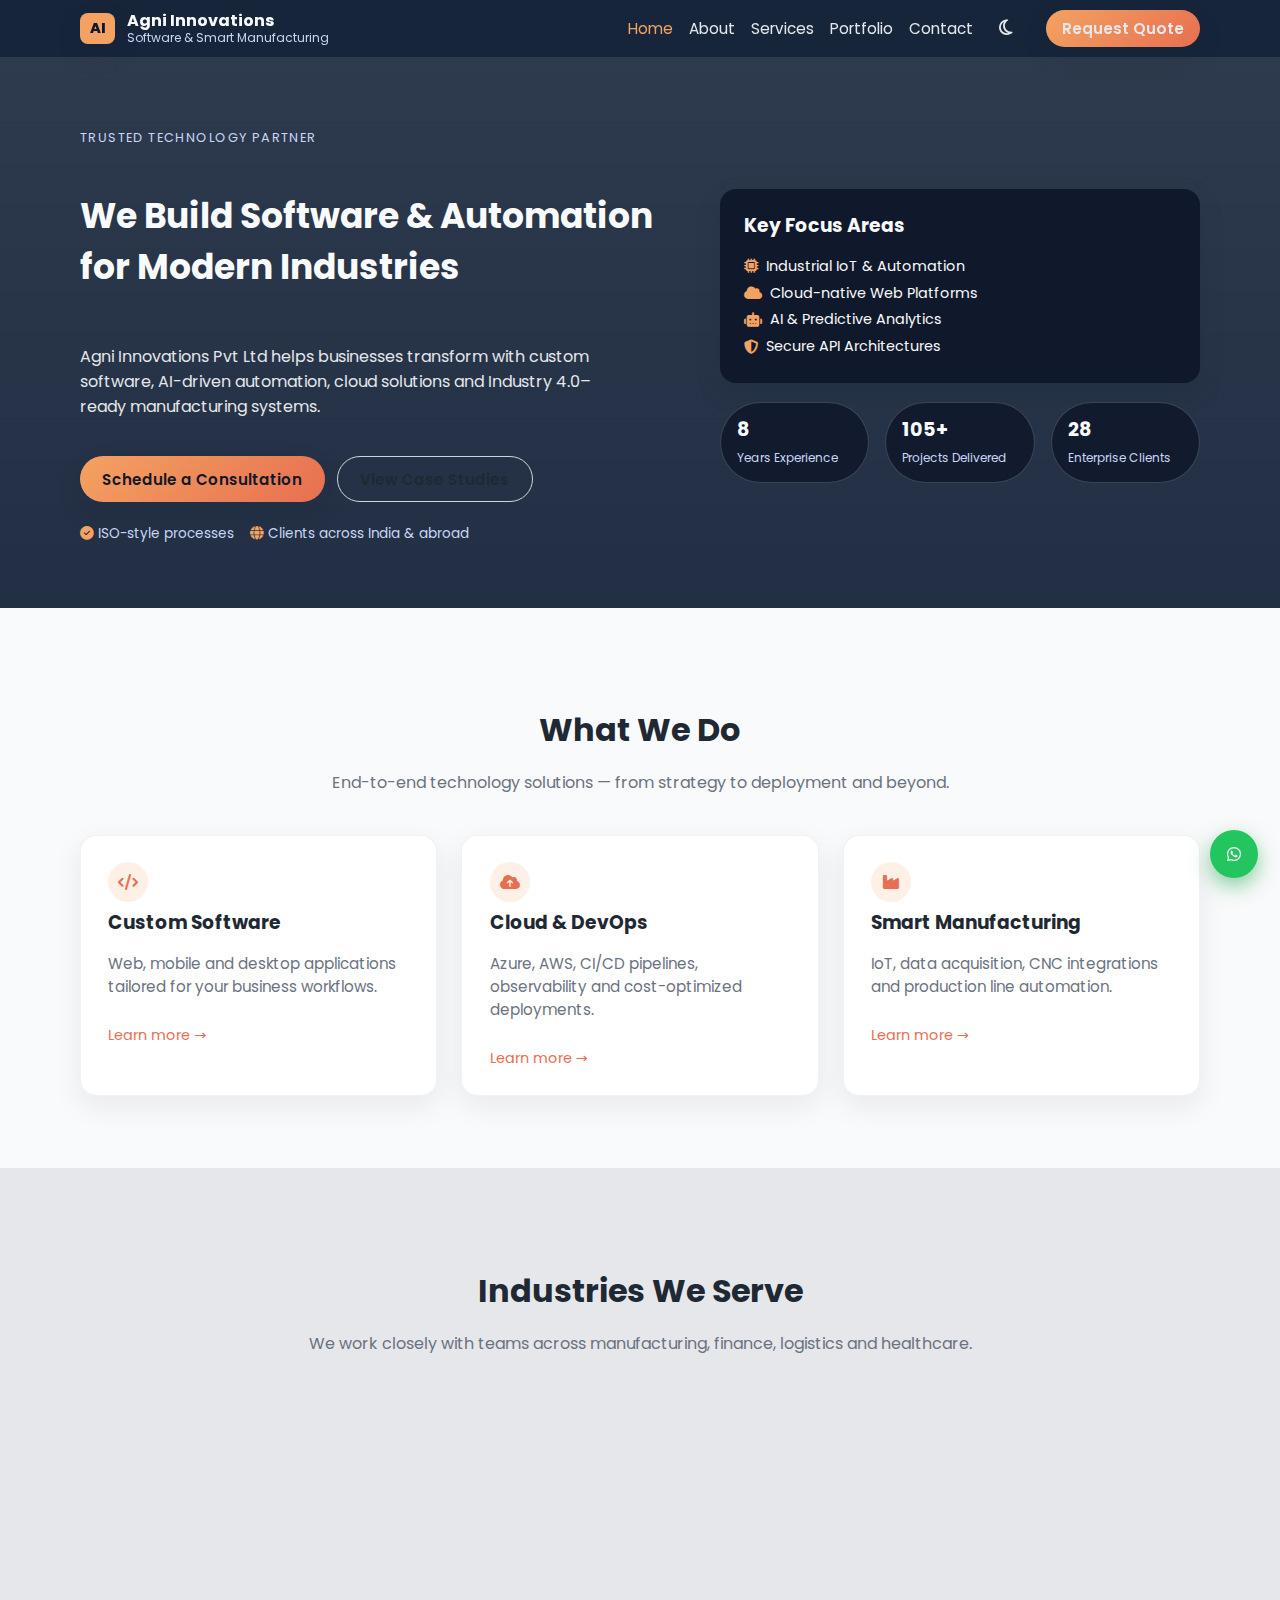
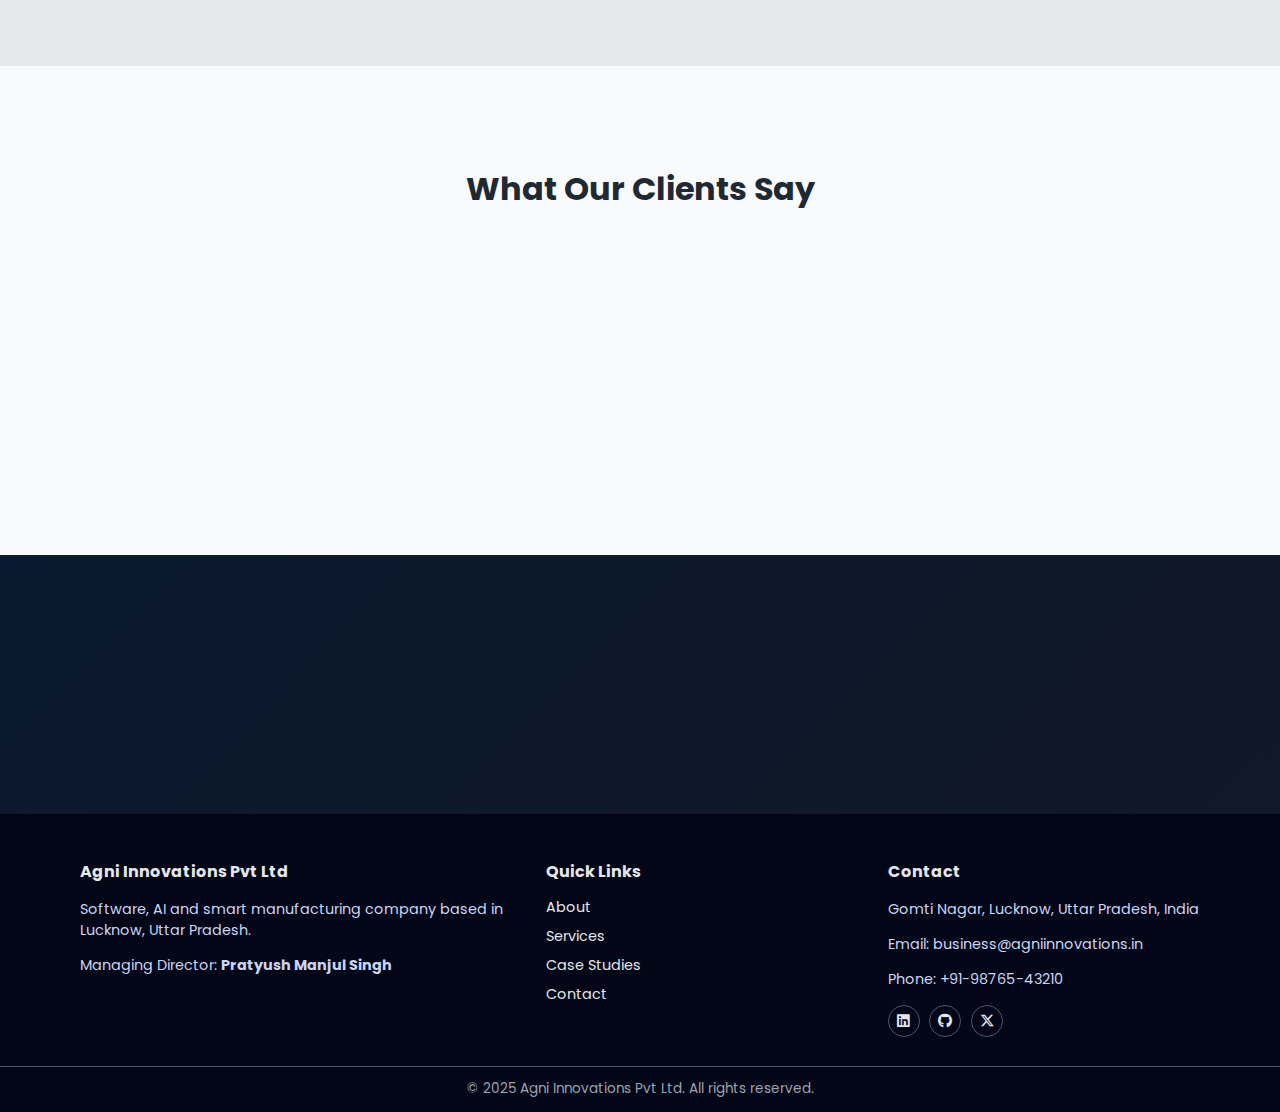
<file: index.html>
<!DOCTYPE html>
<html lang="en">
<head>
  <meta charset="UTF-8" />
  <title>Agni Innovations Pvt Ltd | Software, AI & Smart Manufacturing</title>
  <meta name="viewport" content="width=device-width, initial-scale=1.0" />
  <meta name="description" content="Agni Innovations Pvt Ltd delivers software, AI, cloud and smart manufacturing solutions for modern industries." />
  <meta name="robots" content="index, follow" />

  <!-- Open Graph -->
  <meta property="og:title" content="Agni Innovations Pvt Ltd" />
  <meta property="og:description" content="Software, AI & Smart Manufacturing solutions." />
  <meta property="og:type" content="website" />
  <meta property="og:url" content="https://YOUR_USERNAME.github.io/YOUR_REPO/" />

  <!-- Fonts & Icons -->
  <link rel="preconnect" href="https://fonts.googleapis.com" />
  <link rel="preconnect" href="https://fonts.gstatic.com" crossorigin />
  <link href="https://fonts.googleapis.com/css2?family=Poppins:wght@300;400;500;600;700&display=swap" rel="stylesheet" />
  <link rel="stylesheet" href="https://cdnjs.cloudflare.com/ajax/libs/font-awesome/6.5.2/css/all.min.css" integrity="sha512-pVY8kTIFy2sJXJ2pX3Q7..." crossorigin="anonymous" referrerpolicy="no-referrer" />

  <link rel="stylesheet" href="style.css" />
  <link rel="icon" href="https://emojiapi.dev/api/v1/fire/64.png" />
  <script src="main.js" defer></script>
</head>
<body data-page="home">
  <!-- HEADER -->
  <header class="site-header">
    <div class="container header-inner">
      <a href="index.html" class="brand">
        <div class="brand-mark">AI</div>
        <div class="brand-text">
          <span class="brand-name">Agni Innovations</span>
          <span class="brand-tagline">Software & Smart Manufacturing</span>
        </div>
      </a>
      <button class="nav-toggle" aria-label="Toggle navigation">
        <span></span><span></span><span></span>
      </button>
      <nav class="site-nav">
        <ul>
          <li><a href="index.html" data-nav="home">Home</a></li>
          <li><a href="about.html" data-nav="about">About</a></li>
          <li><a href="services.html" data-nav="services">Services</a></li>
          <li><a href="portfolio.html" data-nav="portfolio">Portfolio</a></li>
          <li><a href="contact.html" data-nav="contact">Contact</a></li>
        </ul>
        <button class="theme-toggle" aria-label="Toggle dark mode">
          <i class="fa-regular fa-moon"></i>
        </button>
        <a href="contact.html" class="btn btn-sm btn-primary nav-cta">Request Quote</a>
      </nav>
    </div>
  </header>

  <!-- HERO -->
  <main>
    <section class="hero" id="home">
      <div class="container hero-inner">
        <div class="hero-content reveal">
          <span class="eyebrow">Trusted Technology Partner</span>
          <h1>We Build Software & Automation for Modern Industries</h1>
          <p>
            Agni Innovations Pvt Ltd helps businesses transform with custom software,
            AI-driven automation, cloud solutions and Industry 4.0–ready manufacturing systems.
          </p>
          <div class="hero-actions">
            <a href="contact.html" class="btn btn-primary">Schedule a Consultation</a>
            <a href="portfolio.html" class="btn btn-outline">View Case Studies</a>
          </div>
          <div class="hero-meta">
            <span><i class="fa-solid fa-circle-check"></i> ISO-style processes</span>
            <span><i class="fa-solid fa-globe"></i> Clients across India & abroad</span>
          </div>
        </div>
        <div class="hero-visual reveal">
          <div class="hero-card">
            <h3>Key Focus Areas</h3>
            <ul>
              <li><i class="fa-solid fa-microchip"></i> Industrial IoT & Automation</li>
              <li><i class="fa-solid fa-cloud"></i> Cloud-native Web Platforms</li>
              <li><i class="fa-solid fa-robot"></i> AI & Predictive Analytics</li>
              <li><i class="fa-solid fa-shield-halved"></i> Secure API Architectures</li>
            </ul>
          </div>
          <div class="hero-stats">
            <div class="stat-item">
              <span class="stat-number" data-counter data-target="10">0</span>
              <span class="stat-label">Years Experience</span>
            </div>
            <div class="stat-item">
              <span class="stat-number" data-counter data-target="130">0</span>
              <span class="stat-label">Projects Delivered</span>
            </div>
            <div class="stat-item">
              <span class="stat-number" data-counter data-target="35">0</span>
              <span class="stat-label">Enterprise Clients</span>
            </div>
          </div>
        </div>
      </div>
    </section>

    <!-- SERVICES SNAPSHOT -->
    <section class="section" id="services-preview">
      <div class="container">
        <div class="section-header">
          <h2>What We Do</h2>
          <p>End-to-end technology solutions — from strategy to deployment and beyond.</p>
        </div>
        <div class="grid grid-3">
          <article class="card service-card reveal">
            <div class="icon-circle"><i class="fa-solid fa-code"></i></div>
            <h3>Custom Software</h3>
            <p>Web, mobile and desktop applications tailored for your business workflows.</p>
            <a href="services.html#software" class="card-link">Learn more →</a>
          </article>

          <article class="card service-card reveal">
            <div class="icon-circle"><i class="fa-solid fa-cloud-arrow-up"></i></div>
            <h3>Cloud & DevOps</h3>
            <p>Azure, AWS, CI/CD pipelines, observability and cost-optimized deployments.</p>
            <a href="services.html#cloud" class="card-link">Learn more →</a>
          </article>

          <article class="card service-card reveal">
            <div class="icon-circle"><i class="fa-solid fa-industry"></i></div>
            <h3>Smart Manufacturing</h3>
            <p>IoT, data acquisition, CNC integrations and production line automation.</p>
            <a href="services.html#manufacturing" class="card-link">Learn more →</a>
          </article>
        </div>
      </div>
    </section>

    <!-- INDUSTRIES -->
    <section class="section section-alt">
      <div class="container">
        <div class="section-header">
          <h2>Industries We Serve</h2>
          <p>We work closely with teams across manufacturing, finance, logistics and healthcare.</p>
        </div>
        <div class="grid grid-4">
          <div class="mini-card reveal">
            <h4><i class="fa-solid fa-gear"></i> Discrete Manufacturing</h4>
            <p>Production monitoring, machine data logging, OEE dashboards.</p>
          </div>
          <div class="mini-card reveal">
            <h4><i class="fa-solid fa-truck"></i> Logistics & SCM</h4>
            <p>Fleet tracking, order management and real-time visibility platforms.</p>
          </div>
          <div class="mini-card reveal">
            <h4><i class="fa-solid fa-building-columns"></i> Financial Services</h4>
            <p>Secure portals, workflow automation and reporting tools.</p>
          </div>
          <div class="mini-card reveal">
            <h4><i class="fa-solid fa-heart-pulse"></i> Healthcare & Labs</h4>
            <p>Appointment systems, lab automation and compliance-ready platforms.</p>
          </div>
        </div>
      </div>
    </section>

    <!-- TESTIMONIALS -->
    <section class="section" id="testimonials">
      <div class="container">
        <div class="section-header">
          <h2>What Our Clients Say</h2>
        </div>
        <div class="testimonial-wrapper card reveal">
          <div class="testimonial-slider">
            <div class="testimonial active">
              <p>“Agni Innovations helped us modernize our factory with IoT-based monitoring and
                production analytics. Downtime reduced and visibility improved instantly.”</p>
              <h4>Plant Head</h4>
              <span class="testimonial-meta">Automotive Components Manufacturer</span>
            </div>
            <div class="testimonial">
              <p>“Their cloud team built a secure, scalable portal for our finance operations.
                We’ve been working with them for over 4 years now.”</p>
              <h4>CTO</h4>
              <span class="testimonial-meta">FinTech Startup, Mumbai</span>
            </div>
            <div class="testimonial">
              <p>“From requirements to deployment, Agni Innovations was proactive, transparent
                and reliable. Great long-term technology partner.”</p>
              <h4>Director</h4>
              <span class="testimonial-meta">Industrial Equipment Distributor</span>
            </div>
          </div>
          <div class="testimonial-controls">
            <button class="t-prev" aria-label="Previous testimonial"><i class="fa-solid fa-chevron-left"></i></button>
            <button class="t-next" aria-label="Next testimonial"><i class="fa-solid fa-chevron-right"></i></button>
          </div>
        </div>
      </div>
    </section>

    <!-- CTA -->
    <section class="section cta-section">
      <div class="container cta-inner reveal">
        <div>
          <h2>Ready to discuss your project?</h2>
          <p>Share your requirements and our team will get back within one business day.</p>
        </div>
        <a href="contact.html" class="btn btn-primary">Talk to our team</a>
      </div>
    </section>
  </main>

  <!-- FOOTER -->
  <footer class="site-footer">
    <div class="container footer-inner">
      <div class="footer-col">
        <h4>Agni Innovations Pvt Ltd</h4>
        <p>Software, AI and smart manufacturing company based in Lucknow, Uttar Pradesh.</p>
        <p>Managing Director: <strong>Pratyush Manjul Singh</strong></p>
      </div>
      <div class="footer-col">
        <h4>Quick Links</h4>
        <ul>
          <li><a href="about.html">About</a></li>
          <li><a href="services.html">Services</a></li>
          <li><a href="portfolio.html">Case Studies</a></li>
          <li><a href="contact.html">Contact</a></li>
        </ul>
      </div>
      <div class="footer-col">
        <h4>Contact</h4>
        <p>Gomti Nagar, Lucknow, Uttar Pradesh, India</p>
        <p>Email: business@agniinnovations.in</p>
        <p>Phone: +91-98765-43210</p>
        <div class="footer-social">
          <a href="#" aria-label="LinkedIn"><i class="fa-brands fa-linkedin"></i></a>
          <a href="#" aria-label="GitHub"><i class="fa-brands fa-github"></i></a>
          <a href="#" aria-label="Twitter"><i class="fa-brands fa-x-twitter"></i></a>
        </div>
      </div>
    </div>
    <div class="footer-bottom">
      <span>© 2025 Agni Innovations Pvt Ltd. All rights reserved.</span>
    </div>
  </footer>

  <!-- WhatsApp Floating Button -->
  <a href="https://wa.me/7081618914" class="whatsapp-float" target="_blank" rel="noopener">
    <i class="fa-brands fa-whatsapp"></i>
  </a>

  <!-- Optional: paste your live chat script (Tawk.to / Crisp) here -->
</body>
</html>
</file>
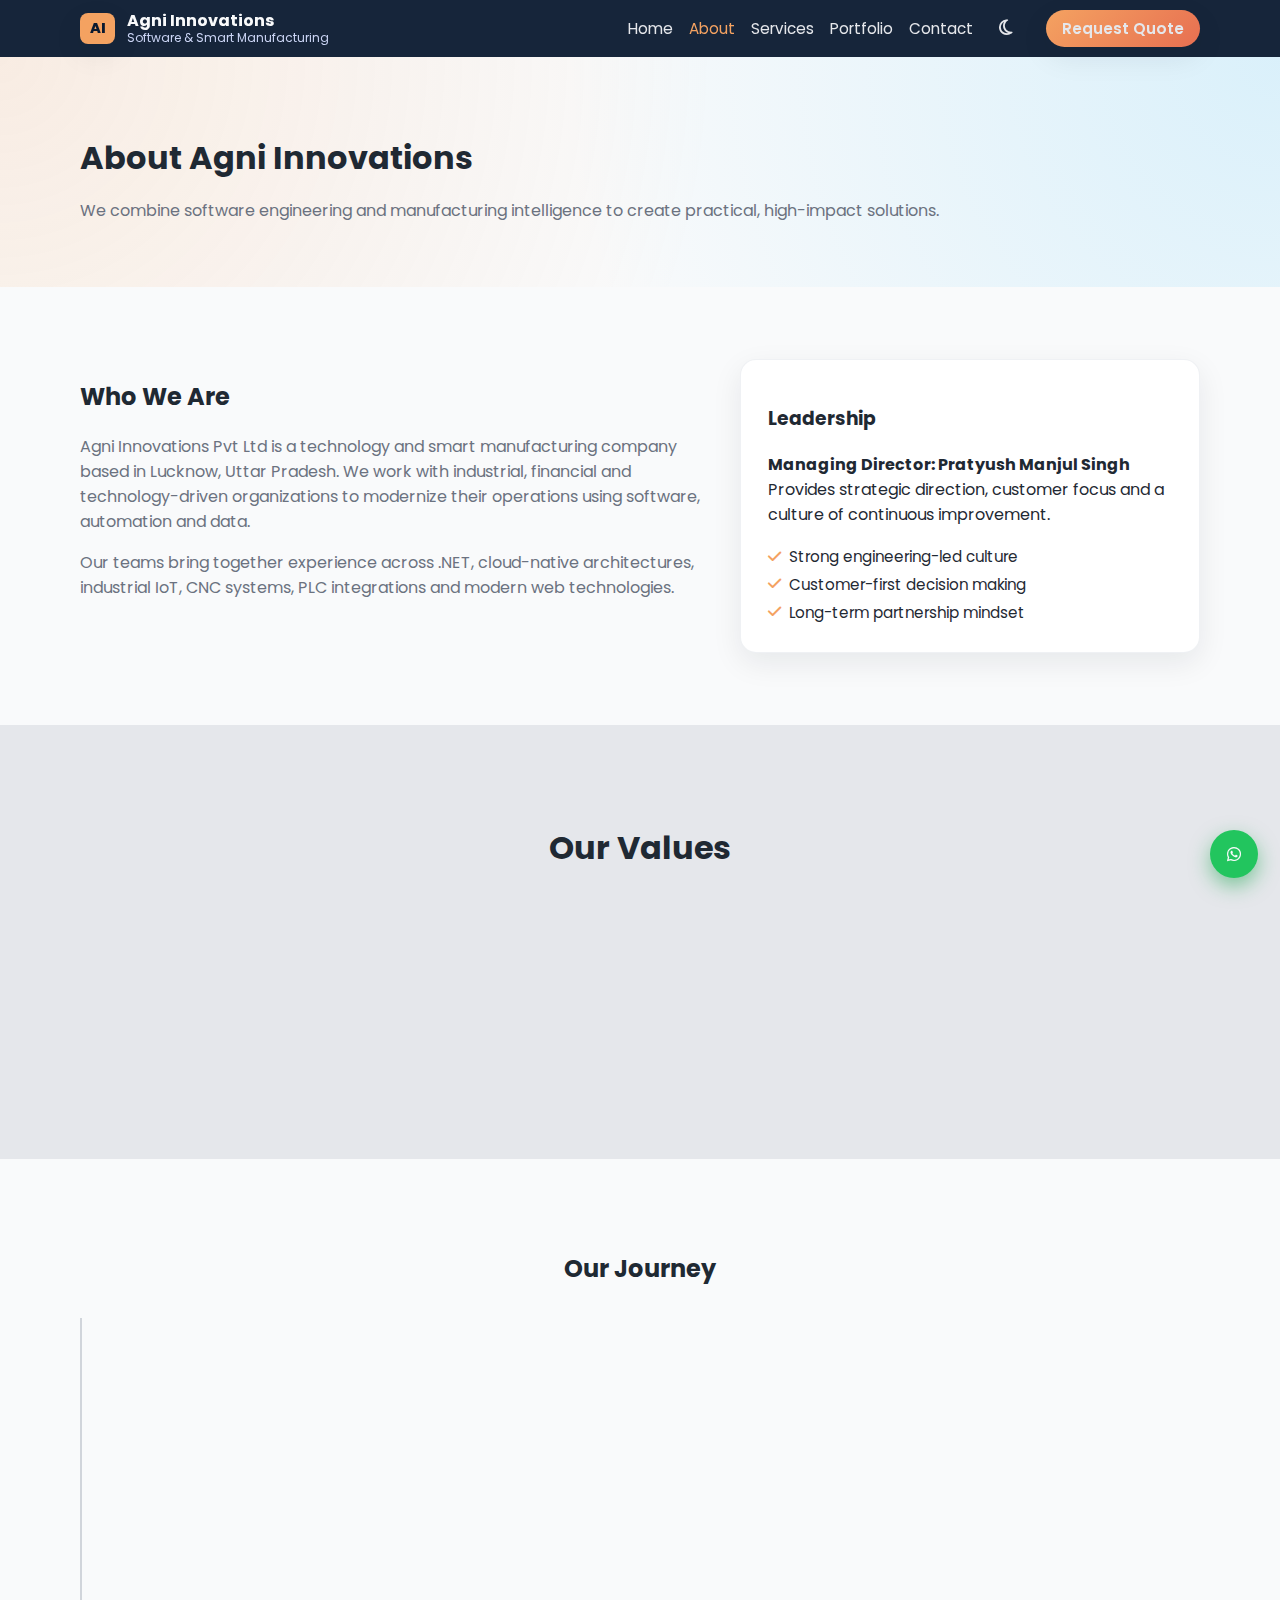
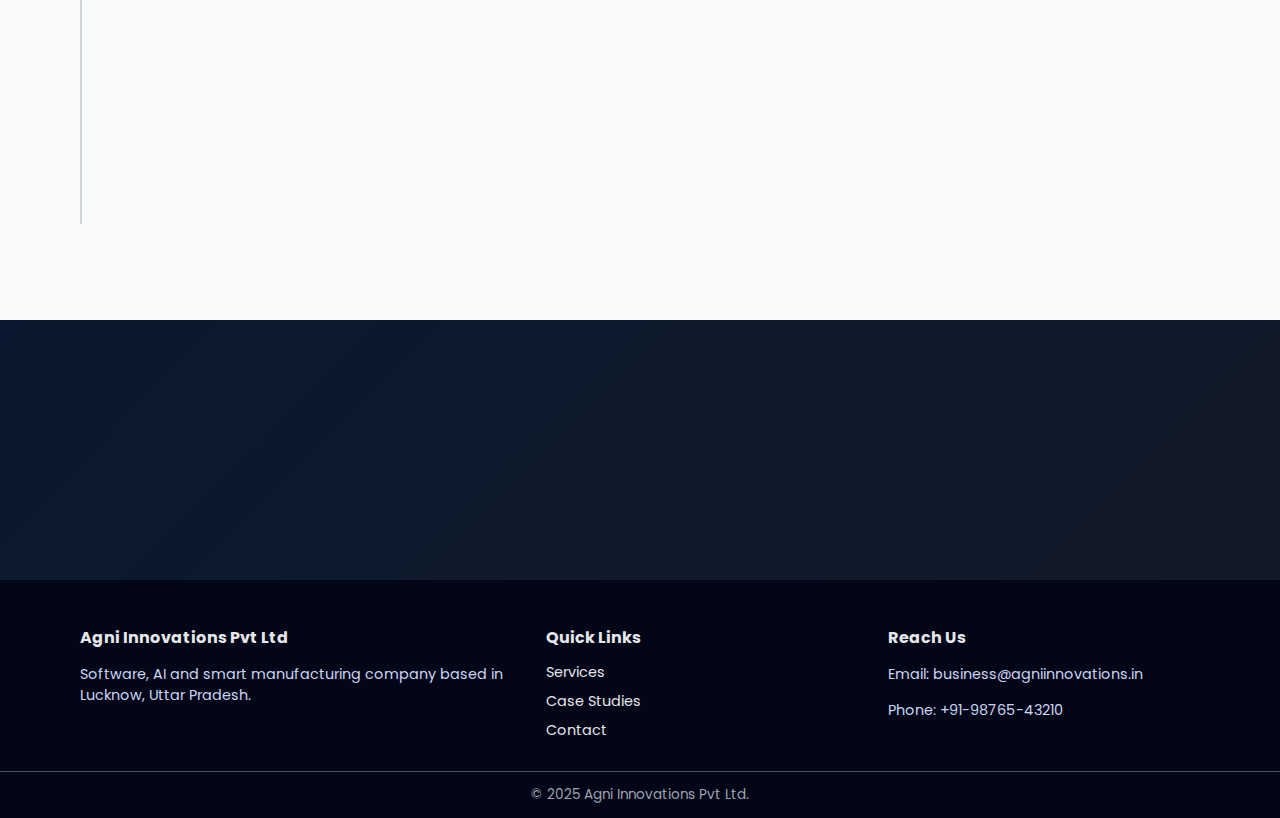
<file: about.html>
<!DOCTYPE html>
<html lang="en">
<head>
  <meta charset="UTF-8" />
  <title>About Us | Agni Innovations Pvt Ltd</title>
  <meta name="viewport" content="width=device-width, initial-scale=1.0" />
  <meta name="description" content="Learn about Agni Innovations Pvt Ltd, our leadership, values and way of working." />

  <link rel="preconnect" href="https://fonts.googleapis.com" />
  <link rel="preconnect" href="https://fonts.gstatic.com" crossorigin />
  <link href="https://fonts.googleapis.com/css2?family=Poppins:wght@300;400;500;600;700&display=swap" rel="stylesheet" />
  <link rel="stylesheet" href="https://cdnjs.cloudflare.com/ajax/libs/font-awesome/6.5.2/css/all.min.css" />
  <link rel="stylesheet" href="style.css" />
  <script src="main.js" defer></script>
</head>
<body data-page="about">
  <!-- HEADER (same as index) -->
  <header class="site-header">
    <div class="container header-inner">
      <a href="index.html" class="brand">
        <div class="brand-mark">AI</div>
        <div class="brand-text">
          <span class="brand-name">Agni Innovations</span>
          <span class="brand-tagline">Software & Smart Manufacturing</span>
        </div>
      </a>
      <button class="nav-toggle" aria-label="Toggle navigation">
        <span></span><span></span><span></span>
      </button>
      <nav class="site-nav">
        <ul>
          <li><a href="index.html" data-nav="home">Home</a></li>
          <li><a href="about.html" data-nav="about">About</a></li>
          <li><a href="services.html" data-nav="services">Services</a></li>
          <li><a href="portfolio.html" data-nav="portfolio">Portfolio</a></li>
          <li><a href="contact.html" data-nav="contact">Contact</a></li>
        </ul>
        <button class="theme-toggle" aria-label="Toggle dark mode">
          <i class="fa-regular fa-moon"></i>
        </button>
        <a href="contact.html" class="btn btn-sm btn-primary nav-cta">Request Quote</a>
      </nav>
    </div>
  </header>

  <main>
    <section class="page-hero">
      <div class="container">
        <h1>About Agni Innovations</h1>
        <p>We combine software engineering and manufacturing intelligence to create practical, high-impact solutions.</p>
      </div>
    </section>

    <section class="section">
      <div class="container about-layout">
        <div class="about-text reveal">
          <h2>Who We Are</h2>
          <p>
            Agni Innovations Pvt Ltd is a technology and smart manufacturing company based in
            Lucknow, Uttar Pradesh. We work with industrial, financial and technology-driven
            organizations to modernize their operations using software, automation and data.
          </p>
          <p>
            Our teams bring together experience across .NET, cloud-native architectures,
            industrial IoT, CNC systems, PLC integrations and modern web technologies.
          </p>
        </div>
        <div class="about-highlight card reveal">
          <h3>Leadership</h3>
          <p>
            <strong>Managing Director: Pratyush Manjul Singh</strong><br />
            Provides strategic direction, customer focus and a culture of continuous improvement.
          </p>
          <ul class="check-list">
            <li><i class="fa-solid fa-check"></i> Strong engineering-led culture</li>
            <li><i class="fa-solid fa-check"></i> Customer-first decision making</li>
            <li><i class="fa-solid fa-check"></i> Long-term partnership mindset</li>
          </ul>
        </div>
      </div>
    </section>

    <section class="section section-alt">
      <div class="container">
        <div class="section-header">
          <h2>Our Values</h2>
        </div>
        <div class="grid grid-3">
          <div class="card mini-card reveal">
            <h4><i class="fa-solid fa-user-check"></i> Reliability</h4>
            <p>We commit, we deliver, and we stay accountable throughout the lifecycle.</p>
          </div>
          <div class="card mini-card reveal">
            <h4><i class="fa-solid fa-lightbulb"></i> Practical Innovation</h4>
            <p>We favour solutions that are simple, maintainable and aligned with business goals.</p>
          </div>
          <div class="card mini-card reveal">
            <h4><i class="fa-solid fa-handshake-angle"></i> Partnership</h4>
            <p>We operate as an extension of your internal teams, not just vendors.</p>
          </div>
        </div>
      </div>
    </section>

    <section class="section">
      <div class="container timeline">
        <h2>Our Journey</h2>
        <div class="timeline-list">
          <div class="timeline-item reveal">
            <span class="timeline-year">2015</span>
            <div>
              <h4>Foundation</h4>
              <p>Started as a small engineering-focused software studio in Lucknow.</p>
            </div>
          </div>
          <div class="timeline-item reveal">
            <span class="timeline-year">2018</span>
            <div>
              <h4>Manufacturing Focus</h4>
              <p>Expanded into industrial automation and data acquisition for factories.</p>
            </div>
          </div>
          <div class="timeline-item reveal">
            <span class="timeline-year">2021</span>
            <div>
              <h4>Cloud & AI</h4>
              <p>Delivered cloud-native and AI-powered solutions for clients across sectors.</p>
            </div>
          </div>
          <div class="timeline-item reveal">
            <span class="timeline-year">Today</span>
            <div>
              <h4>Integrated Innovation</h4>
              <p>Delivering combined software + hardware + analytics solutions at scale.</p>
            </div>
          </div>
        </div>
      </div>
    </section>

    <section class="section cta-section">
      <div class="container cta-inner reveal">
        <div>
          <h2>Want to know how we can support your roadmap?</h2>
          <p>Share your objectives and we’ll propose a practical, phased implementation plan.</p>
        </div>
        <a href="contact.html" class="btn btn-primary">Talk to us</a>
      </div>
    </section>
  </main>

  <!-- FOOTER & WHATSAPP -->
  <footer class="site-footer">
    <div class="container footer-inner">
      <div class="footer-col">
        <h4>Agni Innovations Pvt Ltd</h4>
        <p>Software, AI and smart manufacturing company based in Lucknow, Uttar Pradesh.</p>
      </div>
      <div class="footer-col">
        <h4>Quick Links</h4>
        <ul>
          <li><a href="services.html">Services</a></li>
          <li><a href="portfolio.html">Case Studies</a></li>
          <li><a href="contact.html">Contact</a></li>
        </ul>
      </div>
      <div class="footer-col">
        <h4>Reach Us</h4>
        <p>Email: business@agniinnovations.in</p>
        <p>Phone: +91-98765-43210</p>
      </div>
    </div>
    <div class="footer-bottom">
      <span>© 2025 Agni Innovations Pvt Ltd.</span>
    </div>
  </footer>

  <a href="https://wa.me/7081618914" class="whatsapp-float" target="_blank" rel="noopener">
    <i class="fa-brands fa-whatsapp"></i>
  </a>
</body>
</html>
</file>
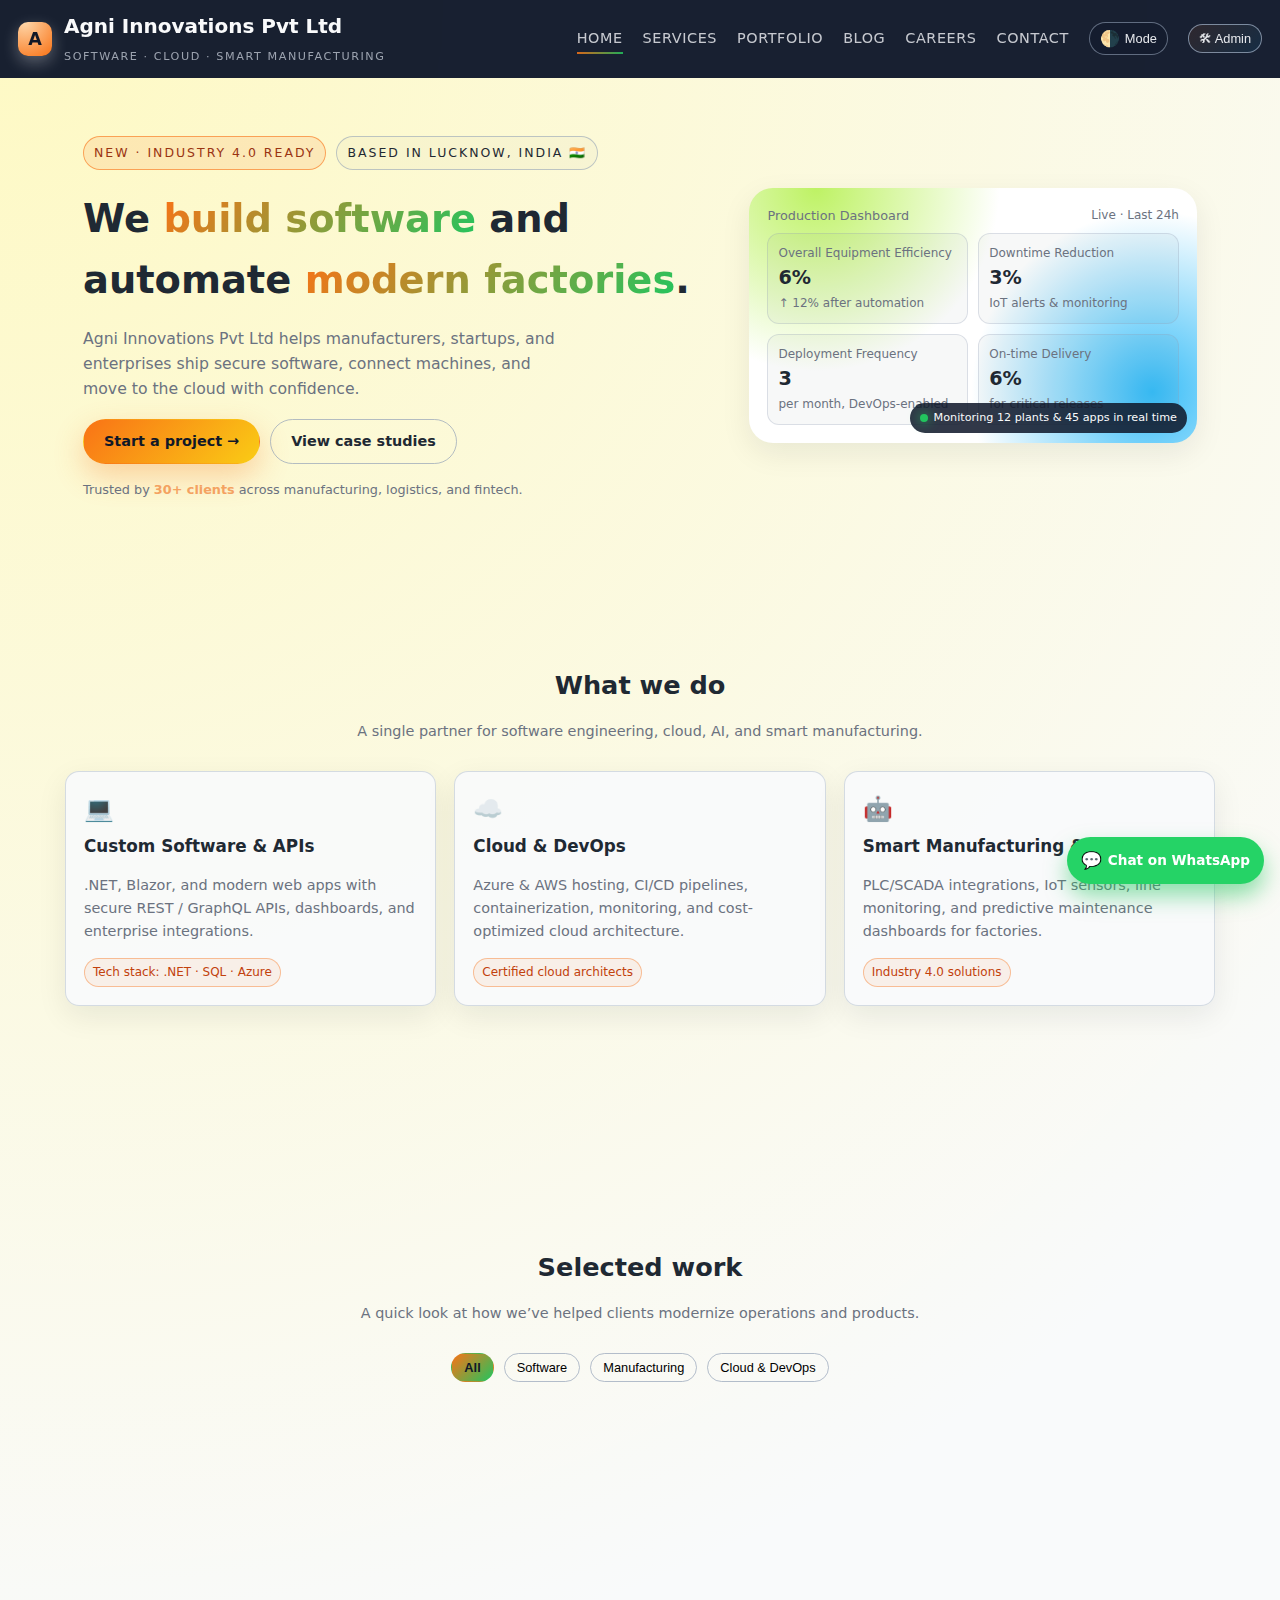
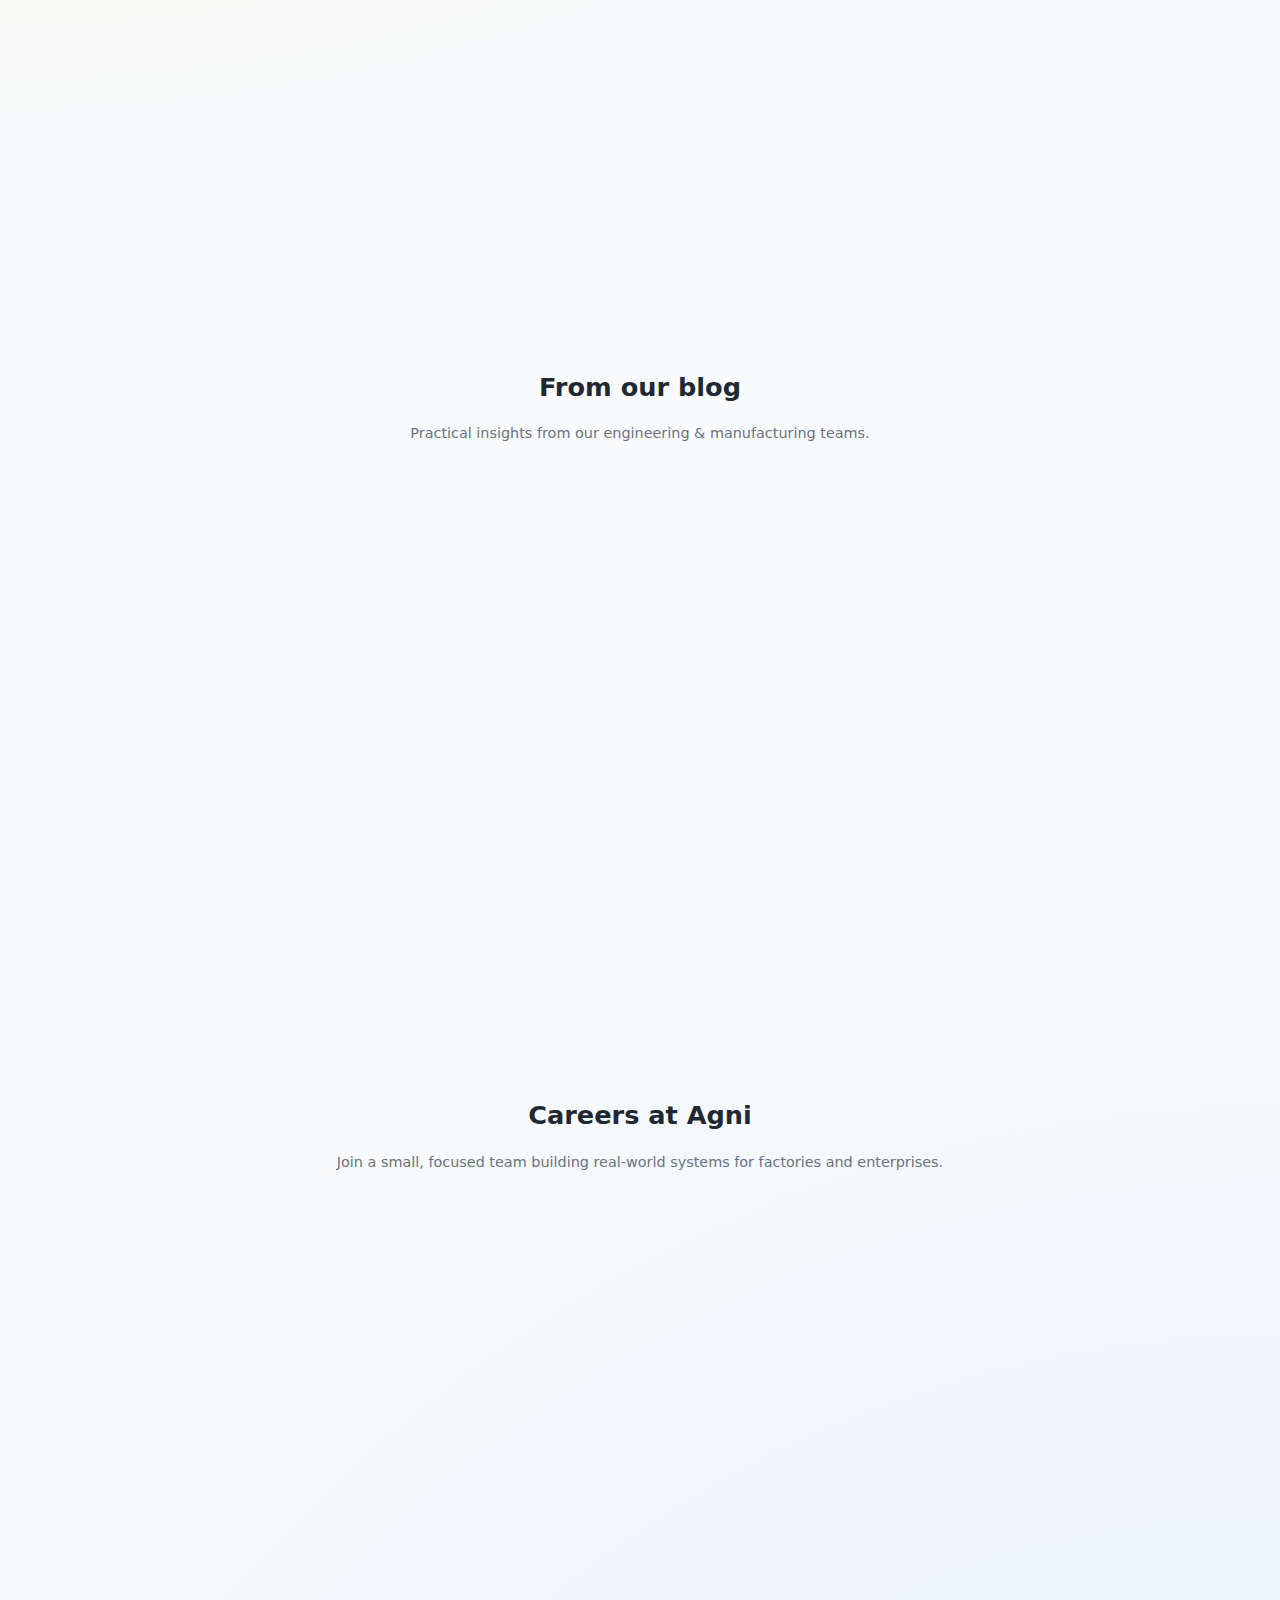
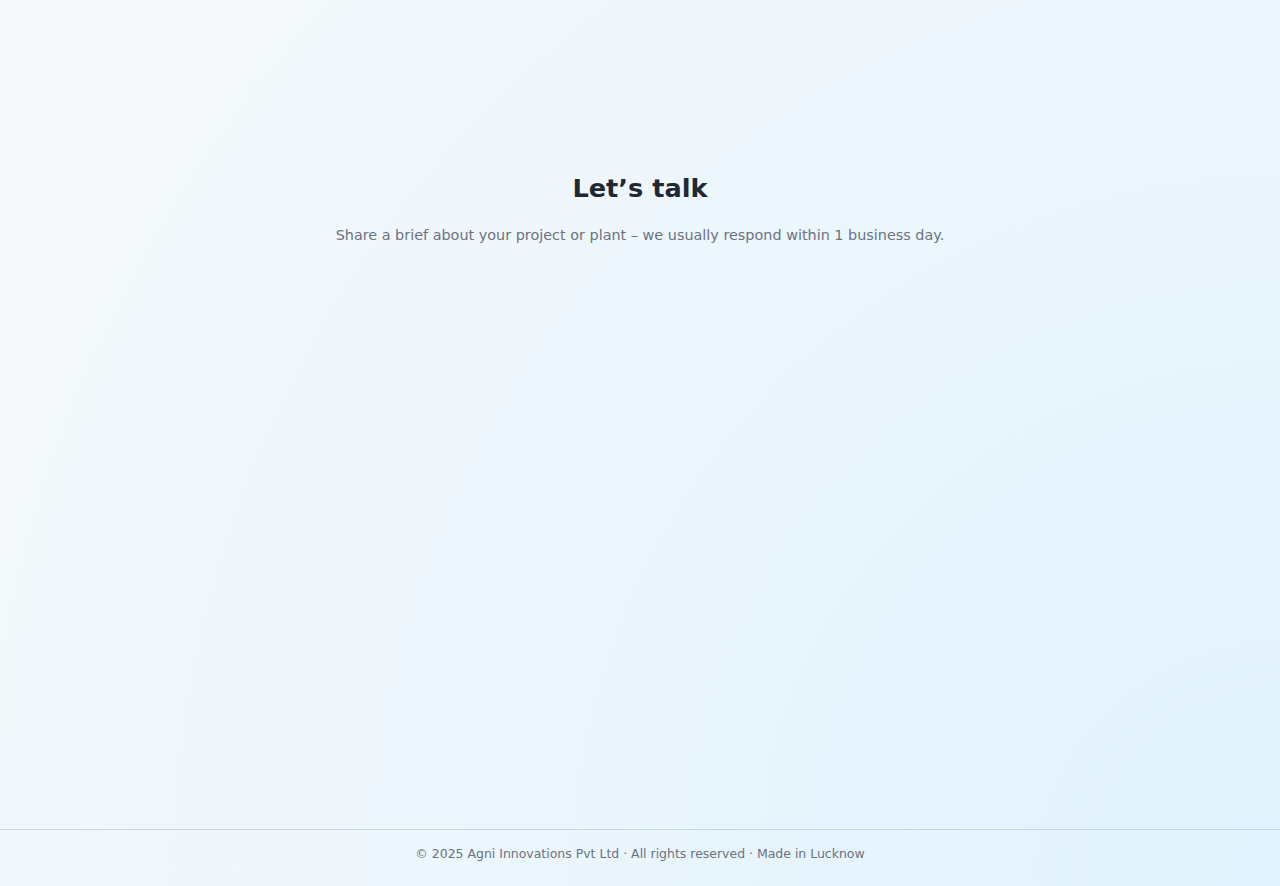
<file: indexold.html>
<!DOCTYPE html>
<html lang="en">
<head>
  <meta charset="UTF-8" />
  <title>Agni Innovations Pvt Ltd | Software & Smart Manufacturing</title>
  <meta name="description" content="Agni Innovations Pvt Ltd - Software Solutions, Cloud, AI, and Smart Manufacturing Automation based in Lucknow, India.">
  <meta name="viewport" content="width=device-width, initial-scale=1.0" />

  <style>
    :root {
      --primary: #f4a261;
      --primary-soft: #f6b88a;
      --accent: #2dd4bf;
      --dark: #0a192f;
      --bg: #f9fafb;
      --text: #1f2933;
      --muted: #6b7280;
      --card: #ffffff;
      --shadow-soft: 0 10px 30px rgba(15, 23, 42, 0.08);
      --radius-lg: 14px;
    }

    [data-theme="dark"] {
      --bg: #020617;
      --text: #e5e7eb;
      --card: #020617;
      --shadow-soft: 0 10px 30px rgba(15, 23, 42, 0.6);
    }

    * {
      box-sizing: border-box;
      scroll-behavior: smooth;
    }

    body {
      margin: 0;
      font-family: "Segoe UI", system-ui, -apple-system, BlinkMacSystemFont, sans-serif;
      background: radial-gradient(circle at top left, #fef9c3 0, transparent 40%),
                  radial-gradient(circle at bottom right, #e0f2fe 0, transparent 40%),
                  var(--bg);
      color: var(--text);
      line-height: 1.6;
    }

    a { color: inherit; }

    /* PRELOADER */
    #preloader {
      position: fixed;
      inset: 0;
      background: radial-gradient(circle at top, #0f172a, #020617);
      display: flex;
      align-items: center;
      justify-content: center;
      flex-direction: column;
      z-index: 2000;
      color: #e5e7eb;
      transition: opacity 0.5s ease, visibility 0.5s ease;
    }

    #preloader.hide {
      opacity: 0;
      visibility: hidden;
    }

    .loader-logo {
      display: flex;
      align-items: center;
      gap: 10px;
      margin-bottom: 18px;
      font-size: 1.2rem;
      font-weight: 600;
    }

    .loader-logo span {
      background: linear-gradient(135deg, #f97316, #fde047);
      color: #111827;
      padding: 8px 14px;
      border-radius: 999px;
      font-weight: 800;
      box-shadow: 0 5px 18px rgba(248, 250, 252, 0.25);
    }

    .loader-ring {
      width: 52px;
      height: 52px;
      border-radius: 999px;
      border: 3px solid rgba(248,250,252,0.2);
      border-top-color: #f97316;
      animation: spin 1s linear infinite;
      margin-bottom: 10px;
    }

    .loader-text {
      font-size: 0.9rem;
      color: #9ca3af;
      letter-spacing: 0.08em;
      text-transform: uppercase;
    }

    @keyframes spin {
      to { transform: rotate(360deg); }
    }

    /* HEADER */
    header {
      position: sticky;
      top: 0;
      z-index: 1000;
      padding: 10px 18px;
      background: rgba(15, 23, 42, 0.96);
      backdrop-filter: blur(10px);
      display: flex;
      align-items: center;
      justify-content: space-between;
    }

    .brand {
      display: flex;
      align-items: center;
      gap: 12px;
    }

    .brand-logo {
      width: 34px;
      height: 34px;
      border-radius: 10px;
      background: radial-gradient(circle at 20% 0, #fed7aa, #f97316);
      display: flex;
      align-items: center;
      justify-content: center;
      color: #111827;
      font-weight: 900;
      font-size: 1.1rem;
      box-shadow: 0 6px 16px rgba(248, 250, 252, 0.3);
    }

    .brand-text {
      color: #f9fafb;
    }

    .brand-text h1 {
      font-size: 1.25rem;
      margin: 0;
    }

    .brand-text small {
      font-size: 0.7rem;
      color: #9ca3af;
      text-transform: uppercase;
      letter-spacing: .14em;
    }

    nav {
      display: flex;
      align-items: center;
      gap: 20px;
    }

    nav a {
      color: #e5e7eb;
      text-decoration: none;
      font-size: 0.9rem;
      font-weight: 500;
      letter-spacing: .04em;
      text-transform: uppercase;
      opacity: 0.85;
      position: relative;
    }

    nav a::after {
      content:"";
      position: absolute;
      left:0;
      bottom:-4px;
      width:0;
      height:2px;
      background: linear-gradient(90deg, #f97316, #22c55e);
      transition: width 0.25s ease;
    }

    nav a:hover::after,
    nav a.active::after {
      width:100%;
    }

    .theme-toggle, .admin-btn, .menu-toggle {
      border-radius: 999px;
      border: 1px solid rgba(148,163,184,.6);
      background: rgba(15,23,42,.5);
      color: #e5e7eb;
      padding: 6px 10px;
      font-size: 0.8rem;
      display: inline-flex;
      align-items: center;
      gap: 5px;
      cursor: pointer;
    }

    .theme-toggle span { font-size: 1rem; }

    .admin-btn {
      background: linear-gradient(135deg, rgba(249,115,22,.1), rgba(14,165,233,.1));
      border-color: rgba(148,163,184,.8);
    }

    .menu-toggle {
      display: none;
      font-size: 1.5rem;
      border-radius: 8px;
      padding: 4px 8px;
    }

    /* MOBILE NAV */
    @media (max-width: 840px) {
      nav {
        position: absolute;
        inset: 58px 14px auto;
        background: rgba(15,23,42,.98);
        border-radius: 14px;
        padding: 14px;
        flex-direction: column;
        align-items: flex-start;
        box-shadow: var(--shadow-soft);
        display: none;
      }
      nav.show { display: flex; }
      .menu-toggle { display: inline-flex; }
      .admin-btn { width: 100%; justify-content: center; }
    }

    /* HERO */
    .hero {
      display: grid;
      grid-template-columns: minmax(0, 1.4fr) minmax(0, 1fr);
      gap: 40px;
      max-width: 1150px;
      margin: 40px auto 70px;
      padding: 0 18px;
      align-items: center;
    }

    .hero-text h2 {
      font-size: clamp(2.1rem, 3vw, 2.7rem);
      margin: 0 0 10px;
    }

    .hero-text h2 span {
      background: linear-gradient(135deg, #f97316, #22c55e);
      -webkit-background-clip: text;
      color: transparent;
    }

    .hero-sub {
      color: var(--muted);
      font-size: 0.98rem;
      max-width: 480px;
    }

    .hero-badges {
      display: flex;
      flex-wrap: wrap;
      gap: 10px;
      margin: 18px 0;
      font-size: 0.78rem;
      text-transform: uppercase;
      letter-spacing: .16em;
    }

    .badge {
      padding: 6px 10px;
      border-radius: 999px;
      border: 1px solid rgba(148,163,184,0.6);
      background: rgba(15,23,42,0.02);
    }

    .badge.hot {
      background: rgba(248,113,22,0.12);
      border-color: rgba(248,113,22,0.6);
      color: #9a3412;
    }

    [data-theme="dark"] .badge.hot {
      color: #fed7aa;
    }

    .hero-actions {
      margin-top: 18px;
      display: flex;
      flex-wrap: wrap;
      gap: 10px;
    }

    .btn {
      display: inline-flex;
      align-items: center;
      justify-content: center;
      gap: 6px;
      padding: 10px 20px;
      font-weight: 600;
      border-radius: 999px;
      text-decoration: none;
      border: 1px solid transparent;
      cursor: pointer;
      font-size: 0.9rem;
    }

    .btn-primary {
      background: linear-gradient(135deg, #f97316, #facc15);
      color: #111827;
      box-shadow: 0 12px 30px rgba(248,113,22,0.3);
    }

    .btn-ghost {
      background: transparent;
      border-color: rgba(148,163,184,0.7);
      color: var(--text);
    }

    .hero-meta {
      margin-top: 16px;
      font-size: 0.8rem;
      color: var(--muted);
    }

    .hero-meta strong { color: var(--primary); }

    .hero-visual {
      background: radial-gradient(circle at 15% 0, #bef264, transparent 40%),
                  radial-gradient(circle at 90% 80%, #38bdf8, transparent 40%),
                  var(--card);
      border-radius: 24px;
      box-shadow: var(--shadow-soft);
      padding: 18px;
      position: relative;
      overflow: hidden;
    }

    .hero-visual-header {
      display: flex;
      justify-content: space-between;
      font-size: 0.8rem;
      margin-bottom: 6px;
      color: var(--muted);
    }

    .hero-kpis {
      display: grid;
      grid-template-columns: repeat(2, minmax(0,1fr));
      gap: 10px;
      font-size: 0.8rem;
    }

    .kpi {
      background: rgba(15,23,42,0.03);
      border-radius: 12px;
      padding: 10px;
      border: 1px solid rgba(148,163,184,0.3);
    }

    .kpi-value {
      font-size: 1.2rem;
      font-weight: 700;
    }

    .kpi-label {
      font-size: 0.75rem;
      color: var(--muted);
    }

    .hero-chip {
      position: absolute;
      right: 10px;
      bottom: 10px;
      background: rgba(15,23,42,0.86);
      color: #f9fafb;
      padding: 6px 10px;
      border-radius: 999px;
      font-size: 0.7rem;
      display: flex;
      align-items: center;
      gap: 6px;
    }

    .hero-dot {
      width: 8px;
      height: 8px;
      border-radius: 999px;
      background: #22c55e;
      box-shadow: 0 0 12px #22c55e;
    }

    @media (max-width: 840px) {
      .hero {
        grid-template-columns: minmax(0,1fr);
        margin-top: 20px;
      }
      .hero-visual { order: -1; }
    }

    /* GENERIC SECTION STYLES */
    section {
      padding: 60px 18px;
    }

    .section-inner {
      max-width: 1150px;
      margin: 0 auto;
    }

    .section-title {
      font-size: 1.6rem;
      margin-bottom: 4px;
      text-align: center;
    }

    .section-subtitle {
      color: var(--muted);
      font-size: 0.9rem;
      margin-bottom: 28px;
      text-align: center;
    }

    .grid {
      display: grid;
      gap: 18px;
    }

    @media (min-width: 768px) {
      .grid-3 {
        grid-template-columns: repeat(3, minmax(0,1fr));
      }
      .grid-2 {
        grid-template-columns: repeat(2, minmax(0,1fr));
      }
    }

    .card {
      background: rgba(248,250,252,0.9);
      border-radius: var(--radius-lg);
      box-shadow: var(--shadow-soft);
      padding: 18px;
      text-align: left;
      border: 1px solid rgba(148,163,184,0.36);
      position: relative;
      overflow: hidden;
    }

    [data-theme="dark"] .card {
      background: radial-gradient(circle at top, rgba(15,23,42,0.9), rgba(15,23,42,0.98));
    }

    .card h3 {
      margin-top: 0;
      margin-bottom: 6px;
      font-size: 1.05rem;
    }

    .card p {
      font-size: 0.9rem;
      color: var(--muted);
    }

    .chip {
      display: inline-flex;
      align-items: center;
      gap: 4px;
      font-size: 0.75rem;
      padding: 4px 8px;
      border-radius: 999px;
      background: rgba(248,113,22,0.08);
      color: #c2410c;
      border: 1px solid rgba(248,113,22,0.4);
    }

    [data-theme="dark"] .chip {
      color: #fed7aa;
    }

    /* SERVICES */
    .service-icon {
      font-size: 1.5rem;
      margin-bottom: 4px;
    }

    /* STATS STRIP */
    .stats-strip {
      display: flex;
      flex-wrap: wrap;
      gap: 18px;
      justify-content: center;
      margin-top: 25px;
    }

    .stat-pill {
      min-width: 120px;
      padding: 12px 16px;
      border-radius: 999px;
      background: rgba(15,23,42,0.03);
      border: 1px dashed rgba(148,163,184,0.6);
      font-size: 0.8rem;
      text-align: center;
    }

    .stat-pill span {
      display: block;
      font-size: 1.1rem;
      font-weight: 700;
      color: var(--primary);
    }

    /* PORTFOLIO */
    .filter-bar {
      display: flex;
      flex-wrap: wrap;
      gap: 10px;
      justify-content: center;
      margin-bottom: 20px;
    }

    .filter-btn {
      padding: 6px 12px;
      border-radius: 999px;
      border: 1px solid rgba(148,163,184,0.7);
      background: transparent;
      font-size: 0.8rem;
      cursor: pointer;
    }

    .filter-btn.active {
      background: linear-gradient(135deg, #f97316, #22c55e);
      border-color: transparent;
      color: #111827;
      font-weight: 600;
    }

    .portfolio-tag {
      font-size: 0.75rem;
      color: var(--muted);
    }

    .portfolio-meta {
      font-size: 0.8rem;
      margin-top: 6px;
      display: flex;
      justify-content: space-between;
      align-items: center;
      gap: 10px;
    }

    .link-small {
      font-size: 0.78rem;
      text-decoration: none;
      color: #2563eb;
    }

    /* BLOG */
    .blog-meta {
      font-size: 0.75rem;
      color: var(--muted);
      margin-bottom: 6px;
    }

    .blog-card h3 {
      cursor: pointer;
      text-decoration: underline;
      text-decoration-color: rgba(37,99,235,0.5);
    }

    /* CAREERS */
    .career-card h4 {
      margin: 4px 0;
      font-size: 1rem;
    }

    .career-meta {
      font-size: 0.8rem;
      color: var(--muted);
      margin-bottom: 8px;
    }

    .badge-role {
      font-size: 0.75rem;
      padding: 3px 7px;
      border-radius: 999px;
      background: rgba(59,130,246,0.1);
      border: 1px solid rgba(59,130,246,0.4);
      color: #1d4ed8;
    }

    /* CONTACT */
    .contact-layout {
      display: grid;
      gap: 18px;
    }

    @media (min-width: 900px) {
      .contact-layout {
        grid-template-columns: minmax(0, 1.2fr) minmax(0, 1fr);
      }
    }

    .contact-form label {
      font-size: 0.85rem;
      font-weight: 600;
      display: block;
      margin-bottom: 4px;
    }

    .contact-form input,
    .contact-form textarea,
    .career-form input,
    .career-form textarea {
      width: 100%;
      padding: 8px 10px;
      border-radius: 8px;
      border: 1px solid rgba(148,163,184,0.7);
      font: inherit;
      margin-bottom: 12px;
      background: rgba(248,250,252,0.95);
    }

    [data-theme="dark"] .contact-form input,
    [data-theme="dark"] .contact-form textarea,
    [data-theme="dark"] .career-form input,
    [data-theme="dark"] .career-form textarea {
      background: rgba(15,23,42,0.8);
      color: #e5e7eb;
    }

    .map-embed {
      border-radius: 14px;
      overflow: hidden;
      box-shadow: var(--shadow-soft);
    }

    /* TESTIMONIALS (simple slider feel) */
    .testimonials-row {
      display: grid;
      gap: 18px;
    }

    @media (min-width: 840px) {
      .testimonials-row {
        grid-template-columns: 2fr 1fr;
      }
    }

    .testimonial-quote {
      font-size: 0.95rem;
      font-style: italic;
    }

    .testimonial-author {
      font-size: 0.85rem;
      margin-top: 10px;
      color: var(--muted);
    }

    /* ADMIN DASHBOARD (DEMO) */
    #admin-section {
      display: none;
      padding-top: 30px;
      padding-bottom: 60px;
    }

    #admin-section.visible {
      display: block;
    }

    .admin-banner {
      font-size: 0.78rem;
      padding: 8px 12px;
      border-radius: 999px;
      background: rgba(248,113,22,0.1);
      border: 1px solid rgba(248,113,22,0.5);
      color: #9a3412;
      display: inline-flex;
      align-items: center;
      gap: 6px;
      margin-bottom: 16px;
    }

    .admin-grid {
      display: grid;
      gap: 18px;
    }

    @media (min-width: 900px) {
      .admin-grid {
        grid-template-columns: 1.2fr 1.2fr;
      }
    }

    table {
      width: 100%;
      border-collapse: collapse;
      font-size: 0.8rem;
      margin-top: 6px;
    }

    th, td {
      padding: 6px 8px;
      border-bottom: 1px solid rgba(148,163,184,0.4);
      text-align: left;
    }

    th {
      font-weight: 600;
      color: var(--muted);
      font-size: 0.78rem;
    }

    .status-pill {
      padding: 3px 7px;
      border-radius: 999px;
      font-size: 0.75rem;
    }

    .status-open {
      background: rgba(22,163,74,0.1);
      color: #15803d;
      border: 1px solid rgba(22,163,74,0.5);
    }

    .status-review {
      background: rgba(59,130,246,0.1);
      color: #1d4ed8;
      border: 1px solid rgba(59,130,246,0.5);
    }

    .admin-metric {
      font-size: 1.6rem;
      font-weight: 700;
    }

    .admin-metric-label {
      font-size: 0.8rem;
      color: var(--muted);
    }

    /* MODALS  */
    .modal {
      position: fixed;
      inset: 0;
      background: rgba(15,23,42,0.65);
      display: none;
      align-items: center;
      justify-content: center;
      z-index: 1500;
      backdrop-filter: blur(4px);
    }

    .modal.show {
      display: flex;
    }

    .modal-content {
      background: var(--card);
      border-radius: 16px;
      box-shadow: var(--shadow-soft);
      padding: 18px 18px 16px;
      max-width: 520px;
      width: calc(100% - 32px);
      max-height: 80vh;
      overflow-y: auto;
      position: relative;
    }

    .modal-header {
      display: flex;
      justify-content: space-between;
      align-items: center;
      margin-bottom: 8px;
    }

    .modal-header h3 {
      margin: 0;
      font-size: 1.1rem;
    }

    .modal-close {
      border: none;
      background: transparent;
      font-size: 1.3rem;
      cursor: pointer;
      color: var(--muted);
    }

    .modal-body {
      font-size: 0.9rem;
      color: var(--muted);
    }

    .modal-body p { margin-top: 0; }

    .modal-footer {
      margin-top: 12px;
      text-align: right;
      font-size: 0.8rem;
      color: var(--muted);
    }

    /* ANIMATIONS: REVEAL */
    .reveal {
      opacity: 0;
      transform: translateY(12px);
      transition: opacity 0.5s ease, transform 0.5s ease;
    }

    .reveal.visible {
      opacity: 1;
      transform: translateY(0);
    }

    /* FOOTER */
    footer {
      border-top: 1px solid rgba(148,163,184,0.4);
      padding: 14px 18px 22px;
      font-size: 0.78rem;
      color: var(--muted);
      text-align: center;
    }

    /* WHATSAPP FLOAT */
    .whatsapp {
      position: fixed;
      right: 16px;
      bottom: 16px;
      background: #25d366;
      color: #ffffff;
      padding: 10px 14px;
      border-radius: 999px;
      text-decoration: none;
      font-size: 0.85rem;
      font-weight: 600;
      display: inline-flex;
      align-items: center;
      gap: 6px;
      box-shadow: 0 12px 22px rgba(34,197,94,.5);
      z-index: 1200;
    }

    .whatsapp span {
      font-size: 1.05rem;
    }
  </style>
</head>

<body>
  <!-- PRELOADER -->
  <div id="preloader">
    <div class="loader-logo">
      <span>AGNI</span> Innovations Pvt Ltd
    </div>
    <div class="loader-ring"></div>
    <div class="loader-text">Igniting ideas...</div>
  </div>

  <!-- HEADER -->
  <header>
    <div class="brand">
      <div class="brand-logo">A</div>
      <div class="brand-text">
        <h1>Agni Innovations Pvt Ltd</h1>
        <small>Software · Cloud · Smart Manufacturing</small>
      </div>
    </div>

    <button class="menu-toggle" onclick="toggleMenu()">☰</button>

    <nav id="mainNav">
      <a href="#home" class="active">Home</a>
      <a href="#services">Services</a>
      <a href="#portfolio">Portfolio</a>
      <a href="#blog">Blog</a>
      <a href="#careers">Careers</a>
      <a href="#contact">Contact</a>
      <button class="theme-toggle" onclick="toggleTheme()">
        <span>🌗</span> Mode
      </button>
      <button class="admin-btn" onclick="openAdminLoginModal()">🛠 Admin</button>
    </nav>
  </header>

  <!-- HERO -->
  <main id="home">
    <section class="hero">
      <div class="hero-text reveal">
        <div class="hero-badges">
          <div class="badge hot">New · Industry 4.0 Ready</div>
          <div class="badge">Based in Lucknow, India 🇮🇳</div>
        </div>

        <h2>
          We <span>build software</span> and
          automate <span>modern factories</span>.
        </h2>
        <p class="hero-sub">
          Agni Innovations Pvt Ltd helps manufacturers, startups, and enterprises ship secure software,
          connect machines, and move to the cloud with confidence.
        </p>

        <div class="hero-actions">
          <a href="#contact" class="btn btn-primary">Start a project →</a>
          <a href="#portfolio" class="btn btn-ghost">View case studies</a>
        </div>

        <p class="hero-meta">
          Trusted by <strong>30+ clients</strong> across manufacturing, logistics, and fintech.
        </p>
      </div>

      <aside class="hero-visual reveal">
        <div class="hero-visual-header">
          <span>Production Dashboard</span>
          <span style="font-size:0.75rem;">Live · Last 24h</span>
        </div>
        <div class="hero-kpis">
          <div class="kpi">
            <div class="kpi-label">Overall Equipment Efficiency</div>
            <div class="kpi-value" data-counter="87">87%</div>
            <div class="kpi-label">↑ 12% after automation</div>
          </div>
          <div class="kpi">
            <div class="kpi-label">Downtime Reduction</div>
            <div class="kpi-value" data-counter="34">34%</div>
            <div class="kpi-label">IoT alerts & monitoring</div>
          </div>
          <div class="kpi">
            <div class="kpi-label">Deployment Frequency</div>
            <div class="kpi-value" data-counter="22">22x</div>
            <div class="kpi-label">per month, DevOps-enabled</div>
          </div>
          <div class="kpi">
            <div class="kpi-label">On-time Delivery</div>
            <div class="kpi-value" data-counter="98">98%</div>
            <div class="kpi-label">for critical releases</div>
          </div>
        </div>
        <div class="hero-chip">
          <span class="hero-dot"></span>
          Monitoring 12 plants & 45 apps in real time
        </div>
      </aside>
    </section>

    <!-- SERVICES -->
    <section id="services">
      <div class="section-inner">
        <h2 class="section-title">What we do</h2>
        <p class="section-subtitle">
          A single partner for software engineering, cloud, AI, and smart manufacturing.
        </p>

        <div class="grid grid-3 reveal">
          <article class="card">
            <div class="service-icon">💻</div>
            <h3>Custom Software & APIs</h3>
            <p>
              .NET, Blazor, and modern web apps with secure REST / GraphQL APIs, dashboards, and enterprise integrations.
            </p>
            <span class="chip">Tech stack: .NET · SQL · Azure</span>
          </article>

          <article class="card">
            <div class="service-icon">☁️</div>
            <h3>Cloud & DevOps</h3>
            <p>
              Azure & AWS hosting, CI/CD pipelines, containerization, monitoring, and cost-optimized cloud architecture.
            </p>
            <span class="chip">Certified cloud architects</span>
          </article>

          <article class="card">
            <div class="service-icon">🤖</div>
            <h3>Smart Manufacturing & IoT</h3>
            <p>
              PLC/SCADA integrations, IoT sensors, line monitoring, and predictive maintenance dashboards for factories.
            </p>
            <span class="chip">Industry 4.0 solutions</span>
          </article>
        </div>

        <div class="stats-strip reveal">
          <div class="stat-pill">
            <span data-counter="10">10+</span>
            Years of combined leadership experience
          </div>
          <div class="stat-pill">
            <span data-counter="120">120+</span>
            Projects delivered across domains
          </div>
          <div class="stat-pill">
            <span data-counter="30">30+</span>
            Active enterprise & SME clients
          </div>
        </div>
      </div>
    </section>

    <!-- PORTFOLIO -->
    <section id="portfolio">
      <div class="section-inner">
        <h2 class="section-title">Selected work</h2>
        <p class="section-subtitle">
          A quick look at how we’ve helped clients modernize operations and products.
        </p>

        <div class="filter-bar">
          <button class="filter-btn active" data-filter="all" onclick="filterPortfolio('all')">All</button>
          <button class="filter-btn" data-filter="software" onclick="filterPortfolio('software')">Software</button>
          <button class="filter-btn" data-filter="manufacturing" onclick="filterPortfolio('manufacturing')">Manufacturing</button>
          <button class="filter-btn" data-filter="cloud" onclick="filterPortfolio('cloud')">Cloud & DevOps</button>
        </div>

        <div class="grid grid-3 reveal" id="portfolioGrid">
          <article class="card portfolio-item" data-category="software cloud">
            <h3>Vendor Portal for Auto OEM</h3>
            <p>
              Built a secure vendor portal for a Tier-1 automotive supplier with live order tracking, invoicing, and analytics.
            </p>
            <div class="portfolio-meta">
              <span class="portfolio-tag">Tech: ASP.NET Core · Blazor · SQL</span>
              <a class="link-small" href="#contact">Discuss similar project →</a>
            </div>
          </article>

          <article class="card portfolio-item" data-category="manufacturing cloud">
            <h3>Real-time Production Monitoring</h3>
            <p>
              Connected CNC machines and assembly lines to a central dashboard, cutting unplanned downtime by 28%.
            </p>
            <div class="portfolio-meta">
              <span class="portfolio-tag">Tech: IoT · MQTT · Azure IoT Hub</span>
              <a class="link-small" href="#contact">See architecture</a>
            </div>
          </article>

          <article class="card portfolio-item" data-category="software">
            <h3>Fintech Risk Scoring Engine</h3>
            <p>
              Backend services that score loan applications in under 3 seconds with rule engine and ML hooks.
            </p>
            <div class="portfolio-meta">
              <span class="portfolio-tag">Tech: .NET · Redis · Docker</span>
              <a class="link-small" href="#contact">Ask for case study</a>
            </div>
          </article>

          <article class="card portfolio-item" data-category="cloud">
            <h3>Cloud Migration for ERP</h3>
            <p>
              Lift-and-shift plus optimization of legacy ERP to Azure, reducing infra costs by ~35% annually.
            </p>
            <div class="portfolio-meta">
              <span class="portfolio-tag">Tech: Azure · Kubernetes · DevOps</span>
              <a class="link-small" href="#contact">Plan your migration</a>
            </div>
          </article>

          <article class="card portfolio-item" data-category="manufacturing">
            <h3>Quality Inspection App</h3>
            <p>
              Tablet-based app for shop-floor inspection with photo capture, defect tagging, and PDF reports.
            </p>
            <div class="portfolio-meta">
              <span class="portfolio-tag">Tech: PWA · .NET Web API</span>
              <a class="link-small" href="#contact">Schedule demo</a>
            </div>
          </article>

          <article class="card portfolio-item" data-category="software manufacturing">
            <h3>Warehouse Traceability System</h3>
            <p>
              Barcode-based tracking of raw materials and finished goods for a mid-size manufacturing plant.
            </p>
            <div class="portfolio-meta">
              <span class="portfolio-tag">Tech: .NET · APIs · Handheld scanners</span>
              <a class="link-small" href="#contact">Improve traceability</a>
            </div>
          </article>
        </div>
      </div>
    </section>

    <!-- BLOG -->
    <section id="blog">
      <div class="section-inner">
        <h2 class="section-title">From our blog</h2>
        <p class="section-subtitle">
          Practical insights from our engineering & manufacturing teams.
        </p>

        <div class="grid grid-3 reveal">
          <article class="card blog-card" onclick="openBlog(1)">
            <div class="blog-meta">Manufacturing · 7 min read</div>
            <h3>5 Steps to Start Your Industry 4.0 Journey</h3>
            <p>
              Not sure where to begin with smart manufacturing? Here’s a step-by-step approach that works in Indian factories.
            </p>
            <span class="link-small">Read more →</span>
          </article>

          <article class="card blog-card" onclick="openBlog(2)">
            <div class="blog-meta">Cloud & DevOps · 5 min read</div>
            <h3>Why Your Next .NET App Belongs on Azure</h3>
            <p>
              From deployment speed to security, we break down the real benefits of moving .NET workloads to Azure.
            </p>
            <span class="link-small">Read more →</span>
          </article>

          <article class="card blog-card" onclick="openBlog(3)">
            <div class="blog-meta">Product · 6 min read</div>
            <h3>Designing Dashboards Operators Actually Use</h3>
            <p>
              The UX patterns we rely on when building dashboards for production teams and line supervisors.
            </p>
            <span class="link-small">Read more →</span>
          </article>
        </div>

        <div class="testimonials-row reveal" style="margin-top:26px;">
          <article class="card">
            <div class="testimonial-quote">
              “Agni Innovations didn’t just deliver software; they understood our plant, our people, and our constraints.
              Our production review meetings are now driven by real data.”
            </div>
            <div class="testimonial-author">
              – Operations Head, Automotive Components Manufacturer, Uttar Pradesh
            </div>
          </article>
          <article class="card">
            <h3>Core leadership</h3>
            <p><strong>Pratyush Singh</strong>, Managing Director</p>
            <p><strong>Aditi Sharma</strong>, Head of Software Engineering</p>
            <p><strong>Rahul Verma</strong>, Head of Manufacturing Solutions</p>
          </article>
        </div>
      </div>
    </section>

    <!-- CAREERS -->
    <section id="careers">
      <div class="section-inner">
        <h2 class="section-title">Careers at Agni</h2>
        <p class="section-subtitle">
          Join a small, focused team building real-world systems for factories and enterprises.
        </p>

        <div class="grid grid-2 reveal">
          <article class="card career-card">
            <span class="badge-role">Now Hiring</span>
            <h4>.NET Full Stack Engineer</h4>
            <div class="career-meta">Lucknow · 2–5 years · Hybrid</div>
            <p>
              Build APIs, dashboards, and apps using ASP.NET Core, Blazor, and SQL for manufacturing and fintech clients.
            </p>
            <p style="font-size:0.8rem;">
              Must have: Strong C#, LINQ, REST APIs, basic Azure deployment knowledge.
            </p>
            <button class="btn btn-primary" onclick="openCareerApply('NET Full Stack Engineer')">
              Apply now
            </button>
          </article>

          <article class="card career-card">
            <span class="badge-role">Now Hiring</span>
            <h4>IoT / Automation Engineer</h4>
            <div class="career-meta">Lucknow · 1–4 years · On-site</div>
            <p>
              Work at shop floors, connect machines, integrate PLC/SCADA, and push data to the cloud dashboards.
            </p>
            <p style="font-size:0.8rem;">
              Must have: PLC basics, industrial networking, basic scripting experience.
            </p>
            <button class="btn btn-primary" onclick="openCareerApply('IoT / Automation Engineer')">
              Apply now
            </button>
          </article>
        </div>

        <div class="card reveal" style="margin-top: 22px;">
          <h3>Didn’t find a matching role?</h3>
          <p style="font-size:0.9rem;">
            We’re always happy to hear from strong engineers, DevOps specialists, and industrial automation professionals.
            Write to us at <strong>careers@agniinnovations.in</strong> with your CV and a short note on what you’d like to work on.
          </p>
        </div>
      </div>
    </section>

    <!-- CONTACT -->
    <section id="contact">
      <div class="section-inner">
        <h2 class="section-title">Let’s talk</h2>
        <p class="section-subtitle">
          Share a brief about your project or plant – we usually respond within 1 business day.
        </p>

        <div class="contact-layout reveal">
          <article class="card contact-form">
            <form id="contactForm" action="https://formspree.io/f/YOUR_FORM_ID" method="POST">
              <label for="name">Name</label>
              <input id="name" name="name" type="text" placeholder="Your name" required />

              <label for="email">Email</label>
              <input id="email" name="email" type="email" placeholder="you@example.com" required />

              <label for="company">Company (optional)</label>
              <input id="company" name="company" type="text" placeholder="Your company / plant name" />

              <label for="message">Project details</label>
              <textarea id="message" name="message" rows="4" placeholder="What are you looking to build or improve?" required></textarea>

              <button type="submit" class="btn btn-primary">Send message</button>
              <div id="formStatus" style="margin-top:8px;font-size:0.83rem;font-weight:600;"></div>
            </form>
          </article>

          <article class="card">
            <h3>Office</h3>
            <p style="font-size:0.9rem;">
              Agni Innovations Pvt Ltd<br />
              Gomti Nagar, Lucknow<br />
              Uttar Pradesh, India
            </p>
            <p style="font-size:0.9rem;">
              📧 contact@agniinnovations.in<br />
              ☎️ +91-98765-43210
            </p>
            <div class="map-embed" style="margin-top:14px;">
              <iframe
                src="https://www.google.com/maps/embed?pb=!1m18!1m12!1m3!1d3558.334816592414!2d80.94616631504573!3d26.846693783155695!2m3!1f0!2f0!3f0!3m2!1i1024!2i768!4f13.1!3m3!1m2!1s0x399bfd3f3a6f0001%3A0x2e6fd4e8e0f1de10!2sLucknow%2C%20Uttar%20Pradesh!5e0!3m2!1sen!2sin!4v1700000000000!5m2!1sen!2sin"
                width="100%" height="230" style="border:0;" loading="lazy" referrerpolicy="no-referrer-when-downgrade">
              </iframe>
            </div>
          </article>
        </div>
      </div>
    </section>

    <!-- ADMIN DASHBOARD (DEMO) -->
    <section id="admin-section">
      <div class="section-inner">
        <span class="admin-banner">
          ⚠ Demo admin dashboard (front-end only – not for real production use)
        </span>

        <h2 class="section-title" style="margin-top:10px;">Admin overview</h2>
        <p class="section-subtitle">
          At a glance: leads, applications, and project pipeline. This section is only visible once
          you “log in” using the Admin button.
        </p>

        <div class="admin-grid reveal">
          <article class="card">
            <h3>Pipeline & inquiries</h3>
            <div style="display:flex;gap:18px;margin-top:6px;margin-bottom:12px;">
              <div>
                <div class="admin-metric" data-counter="7">7</div>
                <div class="admin-metric-label">Active projects</div>
              </div>
              <div>
                <div class="admin-metric" data-counter="14">14</div>
                <div class="admin-metric-label">New leads this month</div>
              </div>
              <div>
                <div class="admin-metric" data-counter="4">4</div>
                <div class="admin-metric-label">Proposals in review</div>
              </div>
            </div>

            <table>
              <thead>
                <tr>
                  <th>Client</th>
                  <th>Type</th>
                  <th>Status</th>
                </tr>
              </thead>
              <tbody>
                <tr>
                  <td>AutoParts Co.</td>
                  <td>Production monitoring</td>
                  <td><span class="status-pill status-open">In progress</span></td>
                </tr>
                <tr>
                  <td>FinGrow</td>
                  <td>Fintech API</td>
                  <td><span class="status-pill status-review">Proposal</span></td>
                </tr>
                <tr>
                  <td>NorthSteel</td>
                  <td>IoT retrofit</td>
                  <td><span class="status-pill status-open">Kickoff</span></td>
                </tr>
              </tbody>
            </table>
          </article>

          <article class="card">
            <h3>Recent job applications</h3>
            <table>
              <thead>
                <tr>
                  <th>Name</th>
                  <th>Role</th>
                  <th>Stage</th>
                </tr>
              </thead>
              <tbody>
                <tr>
                  <td>Akash Kumar</td>
                  <td>.NET Full Stack</td>
                  <td><span class="status-pill status-review">CV review</span></td>
                </tr>
                <tr>
                  <td>Pooja Singh</td>
                  <td>IoT Engineer</td>
                  <td><span class="status-pill status-open">Interview</span></td>
                </tr>
                <tr>
                  <td>Ravi Verma</td>
                  <td>DevOps Engineer</td>
                  <td><span class="status-pill status-review">Shortlisted</span></td>
                </tr>
              </tbody>
            </table>
            <p style="font-size:0.8rem;margin-top:10px;color:var(--muted);">
              In a real system, this dashboard would be connected to your CRM / ATS and secured with proper authentication.
            </p>
          </article>
        </div>
      </div>
    </section>
  </main>

  <!-- FOOTER -->
  <footer>
    © 2025 Agni Innovations Pvt Ltd · All rights reserved · Made in Lucknow
  </footer>

  <!-- WHATSAPP FLOAT -->
  <a href="https://wa.me/919876543210?text=Hi%20Agni%20Innovations%2C%20I%27d%20like%20to%20discuss%20a%20project."
     class="whatsapp" target="_blank" rel="noopener">
    <span>💬</span> Chat on WhatsApp
  </a>

  <!-- BLOG MODAL -->
  <div class="modal" id="blogModal">
    <div class="modal-content">
      <div class="modal-header">
        <h3 id="blogModalTitle">Blog title</h3>
        <button class="modal-close" onclick="closeBlogModal()">&times;</button>
      </div>
      <div class="modal-body" id="blogModalBody"></div>
      <div class="modal-footer">
        For full articles, write to <strong>contact@agniinnovations.in</strong>
      </div>
    </div>
  </div>

  <!-- CAREER APPLY MODAL -->
  <div class="modal" id="careerModal">
    <div class="modal-content">
      <div class="modal-header">
        <h3 id="careerModalTitle">Apply for role</h3>
        <button class="modal-close" onclick="closeCareerModal()">&times;</button>
      </div>
      <div class="modal-body">
        <p style="font-size:0.85rem;margin-bottom:8px;">
          Fill this short form and we’ll get back to you if there’s a match.
        </p>
        <form id="careerForm" class="career-form" action="https://formspree.io/f/YOUR_FORM_ID" method="POST">
          <input type="hidden" id="careerRole" name="applied_role" value="">
          <label for="candidateName">Name</label>
          <input id="candidateName" name="name" type="text" placeholder="Your name" required />

          <label for="candidateEmail">Email</label>
          <input id="candidateEmail" name="email" type="email" placeholder="you@example.com" required />

          <label for="candidateExp">Experience (years)</label>
          <input id="candidateExp" name="experience" type="number" min="0" step="0.5" placeholder="e.g. 2.5" required />

          <label for="candidateResume">Resume link (Drive / LinkedIn)</label>
          <input id="candidateResume" name="resume_link" type="url" placeholder="Paste URL" required />

          <label for="candidateNote">Short note</label>
          <textarea id="candidateNote" name="note" rows="3" placeholder="Tell us in 2–3 lines why you’d like to join." required></textarea>

          <button type="submit" class="btn btn-primary">Submit application</button>
          <div id="careerStatus" style="margin-top:8px;font-size:0.83rem;font-weight:600;"></div>
        </form>
      </div>
    </div>
  </div>

  <!-- ADMIN LOGIN MODAL -->
  <div class="modal" id="adminLoginModal">
    <div class="modal-content">
      <div class="modal-header">
        <h3>Admin access (demo)</h3>
        <button class="modal-close" onclick="closeAdminLoginModal()">&times;</button>
      </div>
      <div class="modal-body">
        <p style="font-size:0.85rem;">
          This is a <strong>front-end only</strong> demo dashboard. Enter the demo password to reveal the admin section.
        </p>
        <label for="adminPassword" style="font-size:0.85rem;font-weight:600;">Password</label>
        <input id="adminPassword" type="password" placeholder="Demo password" style="width:100%;padding:8px 10px;border-radius:8px;border:1px solid rgba(148,163,184,0.7);margin-top:4px;">
        <button class="btn btn-primary" style="margin-top:10px;" onclick="handleAdminLogin()">Unlock admin view</button>
        <p style="font-size:0.75rem;color:var(--muted);margin-top:8px;">
          Demo password (for you to test): <strong>admin2025</strong>
        </p>
        <div id="adminLoginStatus" style="margin-top:8px;font-size:0.83rem;font-weight:600;"></div>
      </div>
    </div>
  </div>

  <!-- JAVASCRIPT -->
  <script>
    // THEME
    const userTheme = localStorage.getItem("agni-theme");
    if (userTheme === "dark") {
      document.body.setAttribute("data-theme", "dark");
    }

    function toggleTheme() {
      const current = document.body.getAttribute("data-theme");
      if (current === "dark") {
        document.body.removeAttribute("data-theme");
        localStorage.setItem("agni-theme", "light");
      } else {
        document.body.setAttribute("data-theme", "dark");
        localStorage.setItem("agni-theme", "dark");
      }
    }

    // MOBILE MENU
    function toggleMenu() {
      document.getElementById("mainNav").classList.toggle("show");
    }

    // PRELOADER
    window.addEventListener("load", () => {
      const pre = document.getElementById("preloader");
      setTimeout(() => {
        pre.classList.add("hide");
        startCounters();
      }, 700);
    });

    // NAV ACTIVE HIGHLIGHT
    document.addEventListener("scroll", () => {
      const sections = document.querySelectorAll("section[id]");
      const navLinks = document.querySelectorAll("nav a[href^='#']");
      let currentId = "";
      const scrollPos = window.scrollY + 120;

      sections.forEach(sec => {
        if (scrollPos >= sec.offsetTop && scrollPos < sec.offsetTop + sec.offsetHeight) {
          currentId = sec.getAttribute("id");
        }
      });

      navLinks.forEach(link => {
        link.classList.remove("active");
        if (link.getAttribute("href") === "#" + currentId) {
          link.classList.add("active");
        }
      });
    });

    // INTERSECTION OBSERVER FOR REVEAL
    const observer = new IntersectionObserver(
      entries => {
        entries.forEach(entry => {
          if (entry.isIntersecting) {
            entry.target.classList.add("visible");
            observer.unobserve(entry.target);
          }
        });
      },
      { threshold: 0.1 }
    );

    document.querySelectorAll(".reveal").forEach(el => observer.observe(el));

    // COUNTERS
    function startCounters() {
      const counters = document.querySelectorAll("[data-counter]");
      counters.forEach(counter => {
        const target = parseInt(counter.getAttribute("data-counter"), 10);
        let current = 0;
        const increment = Math.max(1, Math.floor(target / 40));
        const timer = setInterval(() => {
          current += increment;
          if (current >= target) {
            current = target;
            clearInterval(timer);
          }
          counter.textContent = counter.textContent.includes("%")
            ? current + "%"
            : counter.textContent.endsWith("+")
            ? current + "+"
            : current;
        }, 30);
      });
    }

    // PORTFOLIO FILTER
    function filterPortfolio(category) {
      const buttons = document.querySelectorAll(".filter-btn");
      buttons.forEach(btn => {
        btn.classList.toggle("active", btn.getAttribute("data-filter") === category);
      });

      const items = document.querySelectorAll(".portfolio-item");
      items.forEach(item => {
        const itemCats = item.getAttribute("data-category").split(" ");
        if (category === "all" || itemCats.includes(category)) {
          item.style.display = "block";
        } else {
          item.style.display = "none";
        }
      });
    }

    // BLOG MODAL
    const blogData = {
      1: {
        title: "5 Steps to Start Your Industry 4.0 Journey",
        body: `
          <p>Industry 4.0 doesn't mean replacing every machine overnight. For most plants we work with,
          the journey starts with small, low-risk pilots and quick wins.</p>
          <p><strong>Step 1:</strong> Map your critical lines and bottlenecks.<br/>
          <strong>Step 2:</strong> Add basic sensing and connectivity (OEE, downtime reasons).<br/>
          <strong>Step 3:</strong> Build one dashboard your team will actually use every day.<br/>
          <strong>Step 4:</strong> Introduce alerting and simple automations.<br/>
          <strong>Step 5:</strong> Expand to more lines once the team is confident.</p>
          <p>If you’d like, we can quickly evaluate which line in your plant is the best candidate for a pilot.</p>
        `
      },
      2: {
        title: "Why Your Next .NET App Belongs on Azure",
        body: `
          <p>Azure and .NET are built to work together. That means better tooling, easier deployments,
          and first-class support for security and monitoring.</p>
          <p>We typically use:</p>
          <ul>
            <li>Azure App Service or Containers for hosting</li>
            <li>Azure SQL / Cosmos DB for data</li>
            <li>Azure Monitor & Application Insights for logs</li>
            <li>Azure DevOps / GitHub Actions for CI/CD</li>
          </ul>
          <p>This keeps your infrastructure simple, observable, and ready to scale as usage grows.</p>
        `
      },
      3: {
        title: "Designing Dashboards Operators Actually Use",
        body: `
          <p>A beautiful dashboard that nobody looks at is just wall art. For production teams,
          we prioritize clarity, speed, and “what needs my attention now?”.</p>
          <p>Some rules we follow:</p>
          <ul>
            <li>Show current status first, history second.</li>
            <li>Use color sparingly so warnings stand out.</li>
            <li>Optimize for large shop-floor screens & low-light rooms.</li>
            <li>Keep drill-downs simple and predictable.</li>
          </ul>
          <p>The result: supervisors can understand the plant in one glance instead of ten reports.</p>
        `
      }
    };

    function openBlog(id) {
      const modal = document.getElementById("blogModal");
      const data = blogData[id];
      if (!data) return;
      document.getElementById("blogModalTitle").innerText = data.title;
      document.getElementById("blogModalBody").innerHTML = data.body;
      modal.classList.add("show");
    }

    function closeBlogModal() {
      document.getElementById("blogModal").classList.remove("show");
    }

    // CAREER APPLY MODAL
    function openCareerApply(roleName) {
      document.getElementById("careerRole").value = roleName;
      document.getElementById("careerModalTitle").innerText = "Apply – " + roleName;
      document.getElementById("careerStatus").innerText = "";
      document.getElementById("careerModal").classList.add("show");
    }

    function closeCareerModal() {
      document.getElementById("careerModal").classList.remove("show");
    }

    // CAREER FORM SUBMISSION
    document.getElementById("careerForm").addEventListener("submit", async function(e) {
      e.preventDefault();
      const form = e.target;
      const status = document.getElementById("careerStatus");
      const data = new FormData(form);

      status.textContent = "Submitting...";
      try {
        const response = await fetch(form.action, {
          method: form.method,
          body: data,
          headers: { "Accept": "application/json" }
        });
        if (response.ok) {
          status.textContent = "✅ Application submitted. Thank you!";
          status.style.color = "green";
          form.reset();
        } else {
          status.textContent = "❌ Something went wrong. Please try again.";
          status.style.color = "red";
        }
      } catch (err) {
        status.textContent = "❌ Network error. Please try again.";
        status.style.color = "red";
      }
    });

    // CONTACT FORM SUBMISSION
    document.getElementById("contactForm").addEventListener("submit", async function(e) {
      e.preventDefault();
      const form = e.target;
      const status = document.getElementById("formStatus");
      const data = new FormData(form);

      status.textContent = "Sending...";
      try {
        const response = await fetch(form.action, {
          method: form.method,
          body: data,
          headers: { "Accept": "application/json" }
        });
        if (response.ok) {
          status.textContent = "✅ Your message has been sent successfully!";
          status.style.color = "green";
          form.reset();
        } else {
          status.textContent = "❌ Something went wrong. Please try again.";
          status.style.color = "red";
        }
      } catch (err) {
        status.textContent = "❌ Network error. Please try again.";
        status.style.color = "red";
      }
    });

    // CLOSE MODALS ON BACKDROP CLICK
    document.querySelectorAll(".modal").forEach(modal => {
      modal.addEventListener("click", e => {
        if (e.target === modal) {
          modal.classList.remove("show");
        }
      });
    });

    // ADMIN LOGIN (DEMO ONLY)
    let adminUnlocked = false;

    function openAdminLoginModal() {
      document.getElementById("adminLoginStatus").textContent = "";
      document.getElementById("adminPassword").value = "";
      document.getElementById("adminLoginModal").classList.add("show");
    }

    function closeAdminLoginModal() {
      document.getElementById("adminLoginModal").classList.remove("show");
    }

    function handleAdminLogin() {
      const input = document.getElementById("adminPassword").value;
      const status = document.getElementById("adminLoginStatus");
      if (input === "admin2025") {
        adminUnlocked = true;
        document.getElementById("admin-section").classList.add("visible");
        status.textContent = "✅ Admin dashboard unlocked (demo). Scroll down to view.";
        status.style.color = "green";
        closeAdminLoginModal();
        document.getElementById("admin-section").scrollIntoView({ behavior: "smooth" });
      } else {
        status.textContent = "❌ Incorrect password (hint is shown above).";
        status.style.color = "red";
      }
    }
  </script>
</body>
</html>
</file>
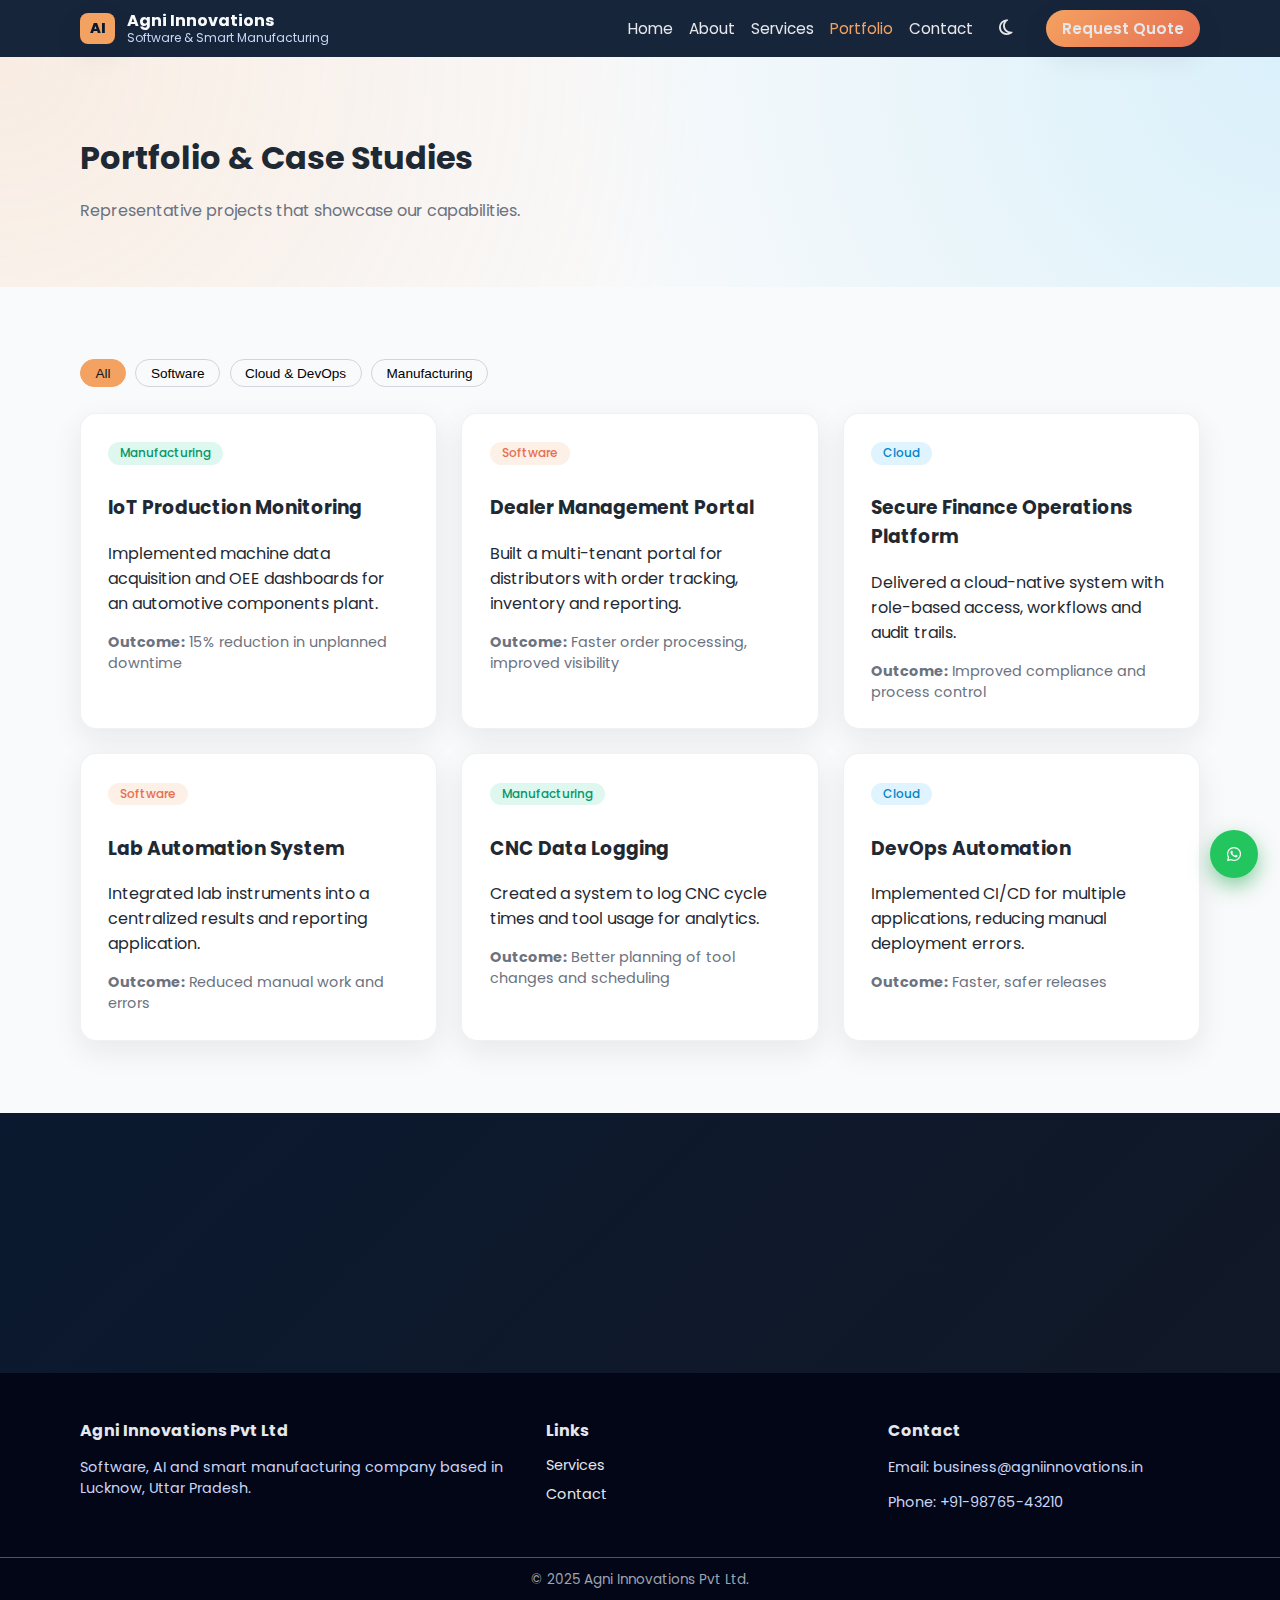
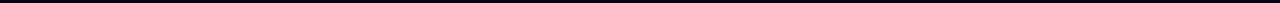
<file: portfolio.html>
<!DOCTYPE html>
<html lang="en">
<head>
  <meta charset="UTF-8" />
  <title>Portfolio & Case Studies | Agni Innovations Pvt Ltd</title>
  <meta name="viewport" content="width=device-width, initial-scale=1.0" />
  <meta name="description" content="Selected projects and case studies delivered by Agni Innovations Pvt Ltd." />

  <link rel="preconnect" href="https://fonts.googleapis.com" />
  <link rel="preconnect" href="https://fonts.gstatic.com" crossorigin />
  <link href="https://fonts.googleapis.com/css2?family=Poppins:wght@300;400;500;600;700&display=swap" rel="stylesheet" />
  <link rel="stylesheet" href="https://cdnjs.cloudflare.com/ajax/libs/font-awesome/6.5.2/css/all.min.css" />
  <link rel="stylesheet" href="style.css" />
  <script src="main.js" defer></script>
</head>
<body data-page="portfolio">
  <!-- HEADER -->
  <header class="site-header">
    <div class="container header-inner">
      <a href="index.html" class="brand">
        <div class="brand-mark">AI</div>
        <div class="brand-text">
          <span class="brand-name">Agni Innovations</span>
          <span class="brand-tagline">Software & Smart Manufacturing</span>
        </div>
      </a>
      <button class="nav-toggle" aria-label="Toggle navigation">
        <span></span><span></span><span></span>
      </button>
      <nav class="site-nav">
        <ul>
          <li><a href="index.html" data-nav="home">Home</a></li>
          <li><a href="about.html" data-nav="about">About</a></li>
          <li><a href="services.html" data-nav="services">Services</a></li>
          <li><a href="portfolio.html" data-nav="portfolio">Portfolio</a></li>
          <li><a href="contact.html" data-nav="contact">Contact</a></li>
        </ul>
        <button class="theme-toggle" aria-label="Toggle dark mode">
          <i class="fa-regular fa-moon"></i>
        </button>
        <a href="contact.html" class="btn btn-sm btn-primary nav-cta">Request Quote</a>
      </nav>
    </div>
  </header>

  <main>
    <section class="page-hero">
      <div class="container">
        <h1>Portfolio & Case Studies</h1>
        <p>Representative projects that showcase our capabilities.</p>
      </div>
    </section>

    <section class="section">
      <div class="container">
        <div class="portfolio-filters">
          <button class="filter-btn active" data-filter="all">All</button>
          <button class="filter-btn" data-filter="software">Software</button>
          <button class="filter-btn" data-filter="cloud">Cloud & DevOps</button>
          <button class="filter-btn" data-filter="manufacturing">Manufacturing</button>
        </div>

        <div class="grid grid-3 portfolio-grid">
          <article class="card portfolio-item reveal" data-category="manufacturing">
            <span class="tag tag-manufacturing">Manufacturing</span>
            <h3>IoT Production Monitoring</h3>
            <p>Implemented machine data acquisition and OEE dashboards for an automotive components plant.</p>
            <ul class="meta-list">
              <li><strong>Outcome:</strong> 15% reduction in unplanned downtime</li>
            </ul>
          </article>

          <article class="card portfolio-item reveal" data-category="software">
            <span class="tag tag-software">Software</span>
            <h3>Dealer Management Portal</h3>
            <p>Built a multi-tenant portal for distributors with order tracking, inventory and reporting.</p>
            <ul class="meta-list">
              <li><strong>Outcome:</strong> Faster order processing, improved visibility</li>
            </ul>
          </article>

          <article class="card portfolio-item reveal" data-category="cloud">
            <span class="tag tag-cloud">Cloud</span>
            <h3>Secure Finance Operations Platform</h3>
            <p>Delivered a cloud-native system with role-based access, workflows and audit trails.</p>
            <ul class="meta-list">
              <li><strong>Outcome:</strong> Improved compliance and process control</li>
            </ul>
          </article>

          <article class="card portfolio-item reveal" data-category="software">
            <span class="tag tag-software">Software</span>
            <h3>Lab Automation System</h3>
            <p>Integrated lab instruments into a centralized results and reporting application.</p>
            <ul class="meta-list">
              <li><strong>Outcome:</strong> Reduced manual work and errors</li>
            </ul>
          </article>

          <article class="card portfolio-item reveal" data-category="manufacturing">
            <span class="tag tag-manufacturing">Manufacturing</span>
            <h3>CNC Data Logging</h3>
            <p>Created a system to log CNC cycle times and tool usage for analytics.</p>
            <ul class="meta-list">
              <li><strong>Outcome:</strong> Better planning of tool changes and scheduling</li>
            </ul>
          </article>

          <article class="card portfolio-item reveal" data-category="cloud">
            <span class="tag tag-cloud">Cloud</span>
            <h3>DevOps Automation</h3>
            <p>Implemented CI/CD for multiple applications, reducing manual deployment errors.</p>
            <ul class="meta-list">
              <li><strong>Outcome:</strong> Faster, safer releases</li>
            </ul>
          </article>
        </div>
      </div>
    </section>

    <section class="section cta-section">
      <div class="container cta-inner reveal">
        <div>
          <h2>Have a specific use case in mind?</h2>
          <p>Share a bit about your context and we’ll send relevant case studies.</p>
        </div>
        <a href="contact.html" class="btn btn-primary">Share your requirements</a>
      </div>
    </section>
  </main>

  <footer class="site-footer">
    <div class="container footer-inner">
      <div class="footer-col">
        <h4>Agni Innovations Pvt Ltd</h4>
        <p>Software, AI and smart manufacturing company based in Lucknow, Uttar Pradesh.</p>
      </div>
      <div class="footer-col">
        <h4>Links</h4>
        <ul>
          <li><a href="services.html">Services</a></li>
          <li><a href="contact.html">Contact</a></li>
        </ul>
      </div>
      <div class="footer-col">
        <h4>Contact</h4>
        <p>Email: business@agniinnovations.in</p>
        <p>Phone: +91-98765-43210</p>
      </div>
    </div>
    <div class="footer-bottom">
      <span>© 2025 Agni Innovations Pvt Ltd.</span>
    </div>
  </footer>

  <a href="https://wa.me/7081618914" class="whatsapp-float" target="_blank" rel="noopener">
    <i class="fa-brands fa-whatsapp"></i>
  </a>
</body>
</html>
</file>
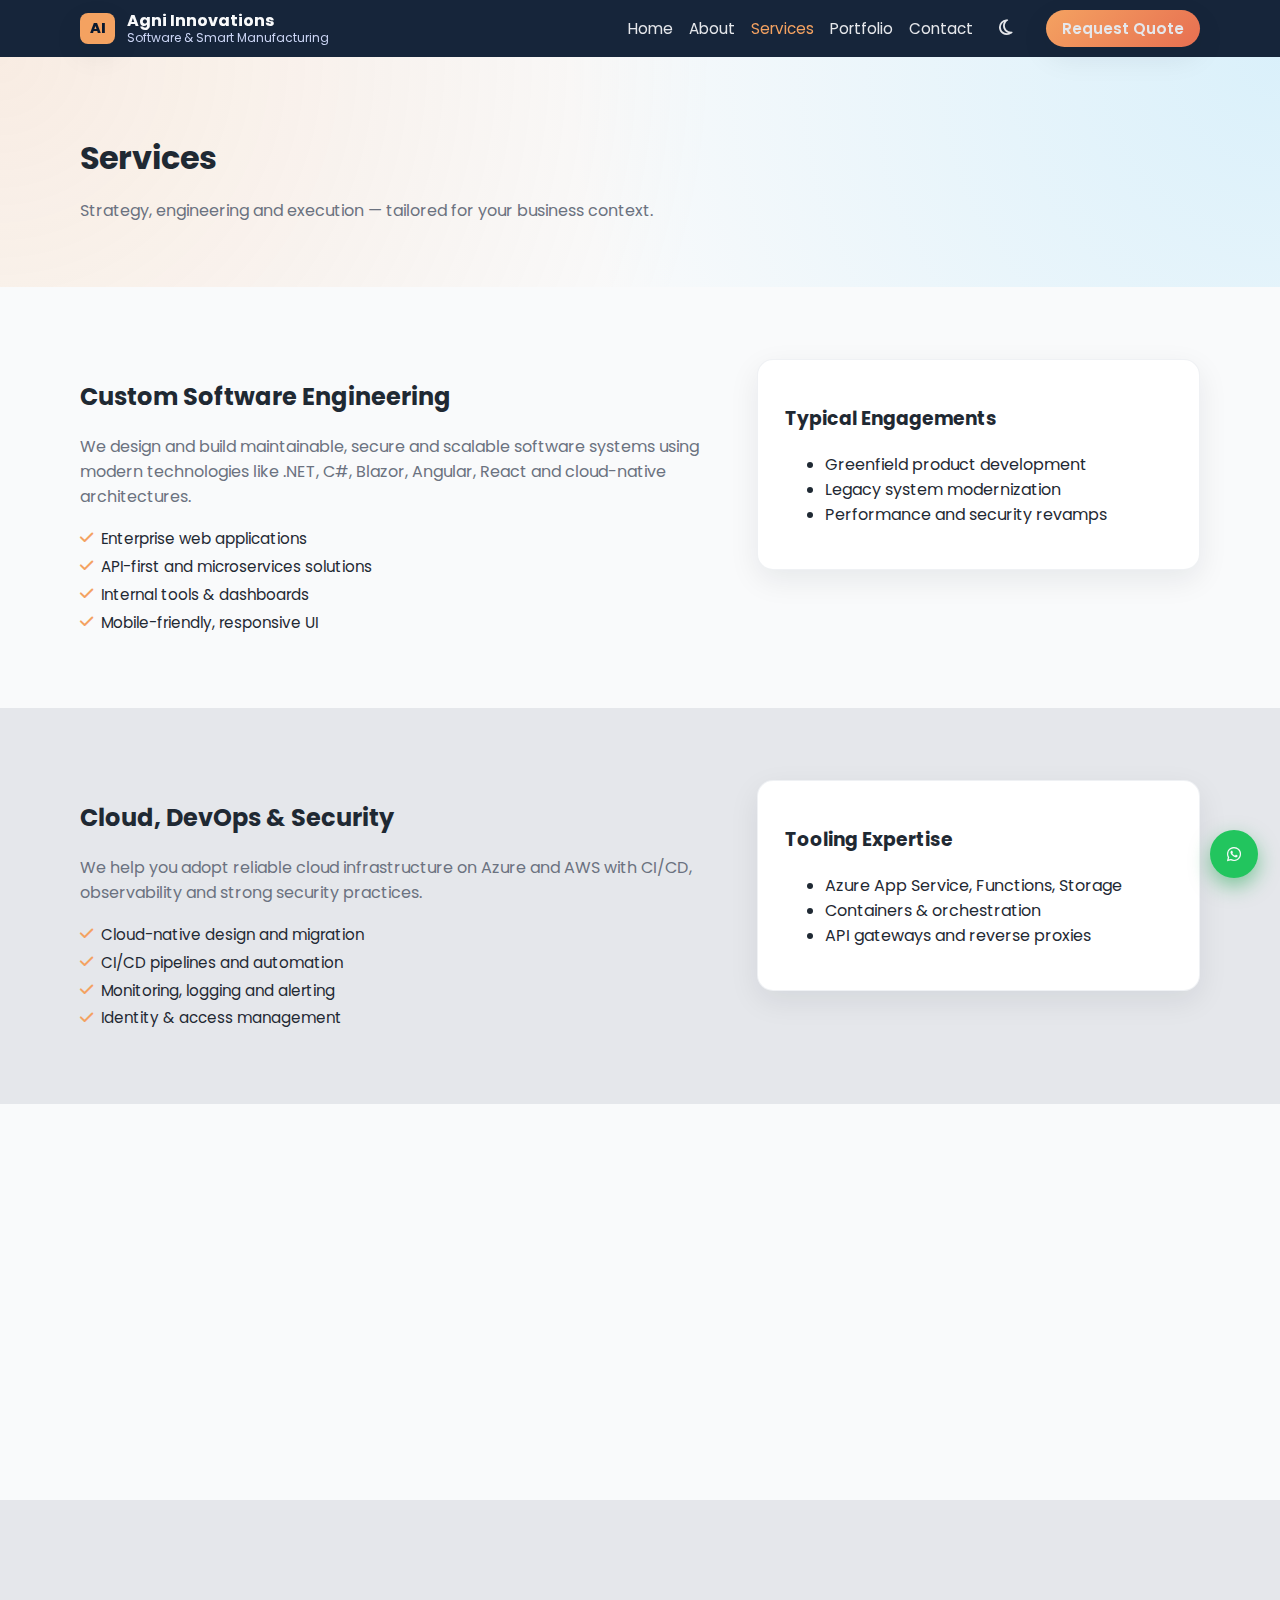
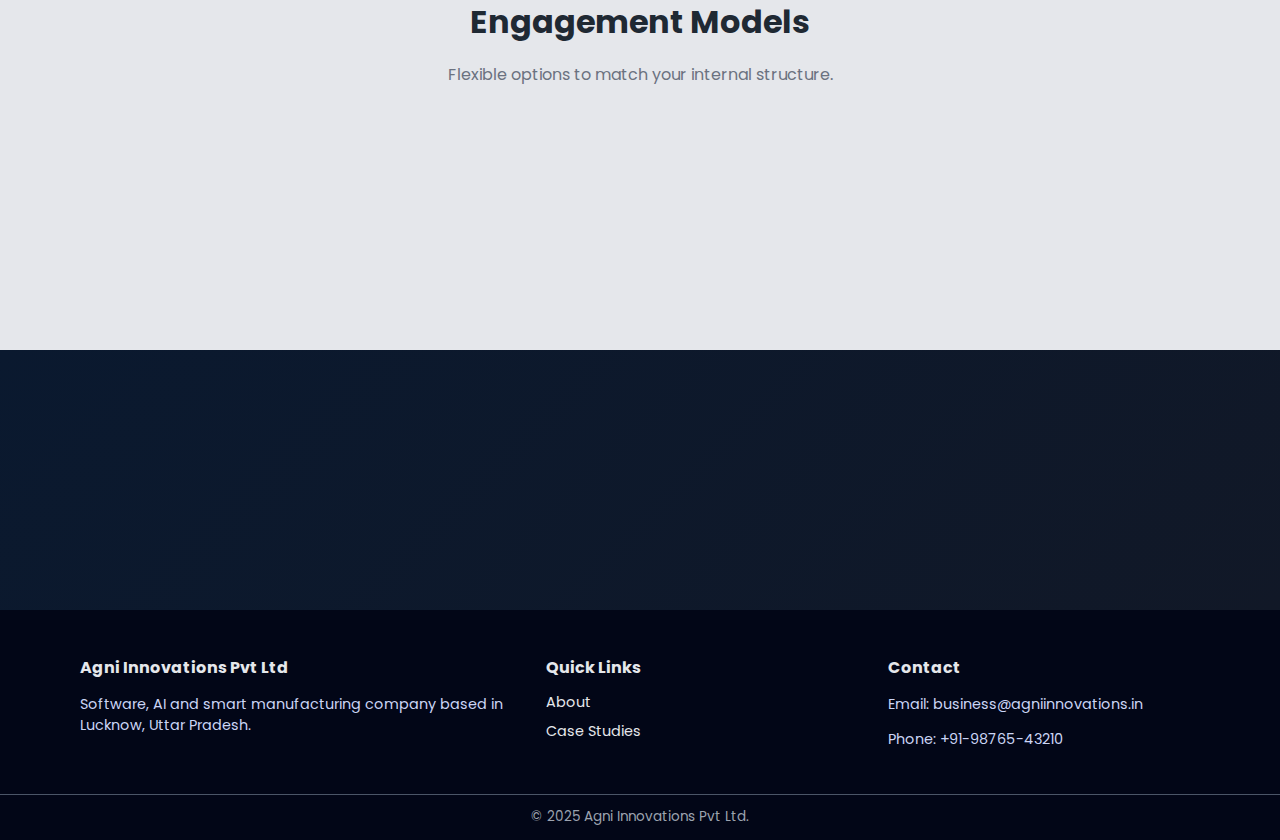
<file: services.html>
<!DOCTYPE html>
<html lang="en">
<head>
  <meta charset="UTF-8" />
  <title>Services | Agni Innovations Pvt Ltd</title>
  <meta name="viewport" content="width=device-width, initial-scale=1.0" />
  <meta name="description" content="Explore Agni Innovations services across software, cloud, AI and smart manufacturing." />

  <link rel="preconnect" href="https://fonts.googleapis.com" />
  <link rel="preconnect" href="https://fonts.gstatic.com" crossorigin />
  <link href="https://fonts.googleapis.com/css2?family=Poppins:wght@300;400;500;600;700&display=swap" rel="stylesheet" />
  <link rel="stylesheet" href="https://cdnjs.cloudflare.com/ajax/libs/font-awesome/6.5.2/css/all.min.css" />
  <link rel="stylesheet" href="style.css" />
  <script src="main.js" defer></script>
</head>
<body data-page="services">
  <!-- HEADER -->
  <header class="site-header">
    <div class="container header-inner">
      <a href="index.html" class="brand">
        <div class="brand-mark">AI</div>
        <div class="brand-text">
          <span class="brand-name">Agni Innovations</span>
          <span class="brand-tagline">Software & Smart Manufacturing</span>
        </div>
      </a>
      <button class="nav-toggle" aria-label="Toggle navigation">
        <span></span><span></span><span></span>
      </button>
      <nav class="site-nav">
        <ul>
          <li><a href="index.html" data-nav="home">Home</a></li>
          <li><a href="about.html" data-nav="about">About</a></li>
          <li><a href="services.html" data-nav="services">Services</a></li>
          <li><a href="portfolio.html" data-nav="portfolio">Portfolio</a></li>
          <li><a href="contact.html" data-nav="contact">Contact</a></li>
        </ul>
        <button class="theme-toggle" aria-label="Toggle dark mode">
          <i class="fa-regular fa-moon"></i>
        </button>
        <a href="contact.html" class="btn btn-sm btn-primary nav-cta">Request Quote</a>
      </nav>
    </div>
  </header>

  <main>
    <section class="page-hero">
      <div class="container">
        <h1>Services</h1>
        <p>Strategy, engineering and execution — tailored for your business context.</p>
      </div>
    </section>

    <section class="section" id="software">
      <div class="container service-layout">
        <div class="service-text reveal">
          <h2>Custom Software Engineering</h2>
          <p>
            We design and build maintainable, secure and scalable software systems using modern
            technologies like .NET, C#, Blazor, Angular, React and cloud-native architectures.
          </p>
          <ul class="check-list">
            <li><i class="fa-solid fa-check"></i> Enterprise web applications</li>
            <li><i class="fa-solid fa-check"></i> API-first and microservices solutions</li>
            <li><i class="fa-solid fa-check"></i> Internal tools & dashboards</li>
            <li><i class="fa-solid fa-check"></i> Mobile-friendly, responsive UI</li>
          </ul>
        </div>
        <div class="service-side card reveal">
          <h3>Typical Engagements</h3>
          <ul>
            <li>Greenfield product development</li>
            <li>Legacy system modernization</li>
            <li>Performance and security revamps</li>
          </ul>
        </div>
      </div>
    </section>

    <section class="section section-alt" id="cloud">
      <div class="container service-layout">
        <div class="service-text reveal">
          <h2>Cloud, DevOps & Security</h2>
          <p>
            We help you adopt reliable cloud infrastructure on Azure and AWS with CI/CD,
            observability and strong security practices.
          </p>
          <ul class="check-list">
            <li><i class="fa-solid fa-check"></i> Cloud-native design and migration</li>
            <li><i class="fa-solid fa-check"></i> CI/CD pipelines and automation</li>
            <li><i class="fa-solid fa-check"></i> Monitoring, logging and alerting</li>
            <li><i class="fa-solid fa-check"></i> Identity & access management</li>
          </ul>
        </div>
        <div class="service-side card reveal">
          <h3>Tooling Expertise</h3>
          <ul>
            <li>Azure App Service, Functions, Storage</li>
            <li>Containers & orchestration</li>
            <li>API gateways and reverse proxies</li>
          </ul>
        </div>
      </div>
    </section>

    <section class="section" id="manufacturing">
      <div class="container service-layout">
        <div class="service-text reveal">
          <h2>Smart Manufacturing & Automation</h2>
          <p>
            From shop-floor data capture to IoT dashboards, we bridge the gap between your
            machines and business decisions.
          </p>
          <ul class="check-list">
            <li><i class="fa-solid fa-check"></i> Machine data acquisition & OPC integration</li>
            <li><i class="fa-solid fa-check"></i> OEE and production dashboards</li>
            <li><i class="fa-solid fa-check"></i> CNC and PLC integrations</li>
            <li><i class="fa-solid fa-check"></i> Predictive maintenance insights</li>
          </ul>
        </div>
        <div class="service-side card reveal">
          <h3>Outcomes</h3>
          <ul>
            <li>Reduced unplanned downtime</li>
            <li>Higher visibility into production</li>
            <li>Better planning and utilization</li>
          </ul>
        </div>
      </div>
    </section>

    <section class="section section-alt">
      <div class="container">
        <div class="section-header">
          <h2>Engagement Models</h2>
          <p>Flexible options to match your internal structure.</p>
        </div>
        <div class="grid grid-3">
          <div class="card mini-card reveal">
            <h4>Project Based</h4>
            <p>Well-defined scope, timelines and deliverables managed end-to-end.</p>
          </div>
          <div class="card mini-card reveal">
            <h4>Dedicated Team</h4>
            <p>Long-term engineering team working as your extended unit.</p>
          </div>
          <div class="card mini-card reveal">
            <h4>Consulting & Advisory</h4>
            <p>Architecture, audits, roadmaps and technical leadership support.</p>
          </div>
        </div>
      </div>
    </section>

    <section class="section cta-section">
      <div class="container cta-inner reveal">
        <div>
          <h2>Need help planning your next initiative?</h2>
          <p>We can help you prioritize, estimate and structure the work in phases.</p>
        </div>
        <a href="contact.html" class="btn btn-primary">Schedule a call</a>
      </div>
    </section>
  </main>

  <footer class="site-footer">
    <div class="container footer-inner">
      <div class="footer-col">
        <h4>Agni Innovations Pvt Ltd</h4>
        <p>Software, AI and smart manufacturing company based in Lucknow, Uttar Pradesh.</p>
      </div>
      <div class="footer-col">
        <h4>Quick Links</h4>
        <ul>
          <li><a href="about.html">About</a></li>
          <li><a href="portfolio.html">Case Studies</a></li>
        </ul>
      </div>
      <div class="footer-col">
        <h4>Contact</h4>
        <p>Email: business@agniinnovations.in</p>
        <p>Phone: +91-98765-43210</p>
      </div>
    </div>
    <div class="footer-bottom">
      <span>© 2025 Agni Innovations Pvt Ltd.</span>
    </div>
  </footer>

  <a href="https://wa.me/919876543210" class="whatsapp-float" target="_blank" rel="noopener">
    <i class="fa-brands fa-whatsapp"></i>
  </a>
</body>
</html>
</file>
<file: style.css>
:root {
  --primary: #f4a261;
  --primary-soft: rgba(244, 162, 97, 0.16);
  --accent: #e76f51;
  --dark: #0a192f;
  --bg: #f9fafb;
  --bg-alt: #e5e7eb;
  --text: #1f2933;
  --muted: #6b7280;
  --card: #ffffff;
  --border: #d1d5db;
  --shadow-soft: 0 10px 30px rgba(15, 23, 42, 0.08);
  --radius-lg: 16px;
}

[data-theme="dark"] {
  --bg: #020617;
  --bg-alt: #0f172a;
  --text: #e5e7eb;
  --muted: #9ca3af;
  --card: #020617;
  --border: #1e293b;
  --shadow-soft: 0 10px 30px rgba(15, 23, 42, 0.6);
}

*,
*::before,
*::after {
  box-sizing: border-box;
}

html {
  scroll-behavior: smooth;
}

body {
  margin: 0;
  font-family: "Poppins", system-ui, -apple-system, BlinkMacSystemFont, sans-serif;
  background: var(--bg);
  color: var(--text);
}

/* Utility */

.container {
  width: min(1120px, 100% - 2.5rem);
  margin: 0 auto;
}

.section {
  padding: 4.5rem 0;
}

.section-alt {
  background: var(--bg-alt);
}

.section-header {
  text-align: center;
  margin-bottom: 2.5rem;
}

.section-header h2 {
  font-size: 2rem;
  margin-bottom: 0.5rem;
}

.section-header p {
  color: var(--muted);
}

/* Header */

.site-header {
  position: sticky;
  top: 0;
  z-index: 50;
  backdrop-filter: blur(12px);
  background: rgba(10, 25, 47, 0.95);
  color: #f9fafb;
}

.header-inner {
  display: flex;
  align-items: center;
  justify-content: space-between;
  padding: 0.6rem 0;
}

.brand {
  display: flex;
  align-items: center;
  gap: 0.75rem;
  text-decoration: none;
}

.brand-mark {
  background: var(--primary);
  color: var(--dark);
  font-weight: 800;
  padding: 0.3rem 0.6rem;
  border-radius: 8px;
  font-size: 0.9rem;
  box-shadow: var(--shadow-soft);
}

.brand-text {
  display: flex;
  flex-direction: column;
  line-height: 1.2;
}

.brand-name {
  font-weight: 700;
  color: #f9fafb;
}

.brand-tagline {
  font-size: 0.75rem;
  color: #cbd5f5;
}

.site-nav {
  display: flex;
  align-items: center;
  gap: 1.25rem;
}

.site-nav ul {
  list-style: none;
  display: flex;
  gap: 1rem;
  margin: 0;
  padding: 0;
}

.site-nav a {
  text-decoration: none;
  color: #e5e7eb;
  font-size: 0.95rem;
}

.site-nav a.active,
.site-nav a:hover {
  color: var(--primary);
}

.nav-cta {
  margin-left: 0.5rem;
}

.nav-toggle {
  display: none;
  border: none;
  background: transparent;
  cursor: pointer;
  flex-direction: column;
  gap: 0.22rem;
}

.nav-toggle span {
  display: block;
  width: 20px;
  height: 2px;
  background: #f9fafb;
  border-radius: 2px;
}

.theme-toggle {
  border: none;
  background: transparent;
  color: #e5e7eb;
  cursor: pointer;
  font-size: 1.1rem;
}

/* Buttons */

.btn {
  display: inline-flex;
  align-items: center;
  justify-content: center;
  gap: 0.4rem;
  border-radius: 999px;
  padding: 0.65rem 1.4rem;
  border: none;
  font-weight: 600;
  font-size: 0.95rem;
  cursor: pointer;
  text-decoration: none;
  transition: transform 0.15s ease, box-shadow 0.15s ease, background 0.15s ease;
}

.btn-primary {
  background: linear-gradient(135deg, var(--primary), var(--accent));
  color: #111827;
  box-shadow: var(--shadow-soft);
}

.btn-primary:hover {
  transform: translateY(-1px);
}

.btn-outline {
  border: 1px solid var(--border);
  background: transparent;
  color: var(--text);
}

.btn-outline:hover {
  background: var(--card);
}

.btn-sm {
  padding: 0.45rem 1rem;
  font-size: 0.85rem;
}

/* Hero */

.hero {
  background: linear-gradient(rgba(10, 25, 47, 0.85), rgba(10, 25, 47, 0.9)),
    url("https://images.unsplash.com/photo-1581091215367-59ab6b15b09d?auto=format&fit=crop&w=1600&q=80")
      center/cover no-repeat;
  color: #f9fafb;
  padding: 4.5rem 0 4rem;
}

.hero-inner {
  display: grid;
  grid-template-columns: minmax(0, 1.5fr) minmax(0, 1.2fr);
  gap: 2.5rem;
  align-items: center;
}

.hero h1 {
  font-size: clamp(2.1rem, 2.7vw, 2.8rem);
  margin-bottom: 0.8rem;
}

.hero p {
  color: #e5e7eb;
  max-width: 34rem;
}

.hero-content {
  display: flex;
  flex-direction: column;
  gap: 1.35rem;
}

.eyebrow {
  display: inline-flex;
  align-items: center;
  gap: 0.35rem;
  font-size: 0.8rem;
  text-transform: uppercase;
  letter-spacing: 0.11em;
  color: #cbd5f5;
}

.hero-actions {
  display: flex;
  flex-wrap: wrap;
  gap: 0.75rem;
}

.hero-meta {
  display: flex;
  flex-wrap: wrap;
  gap: 1rem;
  font-size: 0.85rem;
  color: #cbd5f5;
}

.hero-meta i {
  color: var(--primary);
}

.hero-visual {
  display: flex;
  flex-direction: column;
  gap: 1.2rem;
}

.hero-card {
  background: rgba(15, 23, 42, 0.95);
  border-radius: var(--radius-lg);
  padding: 1.4rem 1.5rem;
  box-shadow: var(--shadow-soft);
}

.hero-card h3 {
  margin-top: 0;
  margin-bottom: 0.8rem;
}

.hero-card ul {
  list-style: none;
  margin: 0;
  padding: 0;
  font-size: 0.9rem;
}

.hero-card li {
  display: flex;
  align-items: center;
  gap: 0.5rem;
  padding-block: 0.18rem;
}

.hero-card i {
  color: var(--primary);
}

.hero-stats {
  display: flex;
  gap: 1rem;
}

.stat-item {
  flex: 1;
  border-radius: 999px;
  padding: 0.8rem 1rem;
  background: rgba(15, 23, 42, 0.85);
  border: 1px solid rgba(148, 163, 184, 0.3);
}

.stat-number {
  font-size: 1.2rem;
  font-weight: 700;
  display: block;
}

.stat-label {
  font-size: 0.75rem;
  color: #cbd5f5;
}

/* Cards & Grid */

.card {
  background: var(--card);
  border-radius: var(--radius-lg);
  padding: 1.6rem 1.7rem;
  box-shadow: var(--shadow-soft);
  border: 1px solid rgba(148, 163, 184, 0.15);
}

.grid {
  display: grid;
  gap: 1.5rem;
}

.grid-3 {
  grid-template-columns: repeat(3, minmax(0, 1fr));
}

.grid-4 {
  grid-template-columns: repeat(4, minmax(0, 1fr));
}

.service-card h3 {
  margin-top: 0.4rem;
  margin-bottom: 0.4rem;
}

.service-card p {
  color: var(--muted);
  font-size: 0.95rem;
}

.icon-circle {
  width: 40px;
  height: 40px;
  border-radius: 999px;
  display: inline-flex;
  align-items: center;
  justify-content: center;
  background: var(--primary-soft);
  color: var(--accent);
}

.card-link {
  display: inline-flex;
  align-items: center;
  gap: 0.25rem;
  margin-top: 0.7rem;
  font-size: 0.9rem;
  color: var(--accent);
  text-decoration: none;
}

/* Mini cards */

.mini-card {
  padding: 1.3rem 1.4rem;
}

.mini-card h4 {
  margin-top: 0;
  margin-bottom: 0.4rem;
}

/* Page hero */

.page-hero {
  padding: 3.5rem 0 3rem;
  background: radial-gradient(circle at top left, var(--primary-soft), transparent 55%),
    radial-gradient(circle at top right, rgba(56, 189, 248, 0.16), transparent 55%);
}

.page-hero h1 {
  margin-bottom: 0.5rem;
}

.page-hero p {
  color: var(--muted);
}

/* Layouts */

.about-layout,
.service-layout,
.contact-layout {
  display: grid;
  gap: 2rem;
  align-items: flex-start;
}

.about-layout {
  grid-template-columns: minmax(0, 1.5fr) minmax(0, 1.1fr);
}

.service-layout {
  grid-template-columns: minmax(0, 1.6fr) minmax(0, 1.1fr);
}

.contact-layout {
  grid-template-columns: minmax(0, 1.2fr) minmax(0, 1.1fr);
}

.about-text p,
.service-text p {
  color: var(--muted);
}

.check-list {
  list-style: none;
  padding: 0;
  margin: 1rem 0 0;
}

.check-list li {
  display: flex;
  gap: 0.5rem;
  align-items: flex-start;
  font-size: 0.95rem;
  padding-block: 0.15rem;
}

.check-list i {
  color: var(--primary);
  margin-top: 0.2rem;
}

/* Timeline */

.timeline {
  text-align: center;
}

.timeline-list {
  margin-top: 2rem;
  border-left: 2px solid var(--border);
  padding-left: 1.5rem;
}

.timeline-item {
  display: flex;
  gap: 1rem;
  margin-bottom: 1.5rem;
}

.timeline-year {
  font-weight: 600;
  color: var(--primary);
}

/* Testimonials */

.testimonial-wrapper {
  max-width: 720px;
  margin: 0 auto;
}

.testimonial-slider {
  position: relative;
}

.testimonial {
  display: none;
  font-size: 0.98rem;
  color: var(--muted);
}

.testimonial.active {
  display: block;
}

.testimonial h4 {
  margin-top: 1.1rem;
  margin-bottom: 0.2rem;
  color: var(--text);
}

.testimonial-meta {
  font-size: 0.85rem;
  color: var(--muted);
}

.testimonial-controls {
  display: flex;
  justify-content: flex-end;
  gap: 0.4rem;
  margin-top: 1rem;
}

.testimonial-controls button {
  border-radius: 999px;
  border: 1px solid var(--border);
  background: transparent;
  width: 32px;
  height: 32px;
  cursor: pointer;
}

/* CTA */

.cta-section {
  background: linear-gradient(135deg, var(--dark), #111827);
  color: #e5e7eb;
}

.cta-inner {
  display: flex;
  align-items: center;
  justify-content: space-between;
  gap: 1.75rem;
}

.cta-inner p {
  color: #cbd5f5;
}

/* Portfolio */

.portfolio-filters {
  display: flex;
  flex-wrap: wrap;
  gap: 0.6rem;
  margin-bottom: 1.6rem;
}

.filter-btn {
  border-radius: 999px;
  padding: 0.35rem 0.9rem;
  border: 1px solid var(--border);
  background: transparent;
  cursor: pointer;
  font-size: 0.85rem;
}

.filter-btn.active {
  background: var(--primary);
  border-color: var(--primary);
  color: #111827;
}

.portfolio-item .meta-list {
  list-style: none;
  padding: 0;
  margin: 0.7rem 0 0;
  font-size: 0.9rem;
  color: var(--muted);
}

.tag {
  display: inline-flex;
  align-items: center;
  border-radius: 999px;
  padding: 0.15rem 0.75rem;
  font-size: 0.75rem;
  margin-bottom: 0.6rem;
  font-weight: 500;
}

.tag-software {
  background: var(--primary-soft);
  color: var(--accent);
}

.tag-cloud {
  background: rgba(56, 189, 248, 0.16);
  color: #0284c7;
}

.tag-manufacturing {
  background: rgba(52, 211, 153, 0.16);
  color: #059669;
}

/* Contact */

.contact-card h2 {
  margin-top: 0;
}

.form-group {
  margin-bottom: 1rem;
}

.form-group label {
  display: block;
  font-size: 0.9rem;
  margin-bottom: 0.25rem;
}

input,
textarea {
  width: 100%;
  border-radius: 999px;
  border: 1px solid var(--border);
  padding: 0.55rem 0.8rem;
  font-family: inherit;
  font-size: 0.95rem;
  background: var(--card);
  color: var(--text);
}

textarea {
  border-radius: 0.9rem;
  resize: vertical;
  min-height: 120px;
}

.form-status {
  margin-top: 0.75rem;
  font-size: 0.85rem;
}

.map-embed iframe {
  width: 100%;
  height: 220px;
  border: 0;
  border-radius: 0.9rem;
}

/* FAQ */

.faq-list {
  max-width: 720px;
  margin: 0 auto;
}

.faq-item + .faq-item {
  margin-top: 0.8rem;
}

.faq-question {
  width: 100%;
  text-align: left;
  padding: 0.7rem 0.9rem;
  border-radius: 0.75rem;
  border: 1px solid var(--border);
  background: var(--card);
  display: flex;
  align-items: center;
  justify-content: space-between;
  cursor: pointer;
  font-size: 0.95rem;
}

.faq-answer {
  max-height: 0;
  overflow: hidden;
  transition: max-height 0.2s ease;
  font-size: 0.9rem;
  color: var(--muted);
}

.faq-item.open .faq-answer {
  padding-top: 0.4rem;
  max-height: 250px;
}

/* Footer */

.site-footer {
  background: #020617;
  color: #e5e7eb;
  padding-top: 2.8rem;
}

.footer-inner {
  display: grid;
  grid-template-columns: minmax(0, 1.4fr) repeat(2, minmax(0, 1fr));
  gap: 1.8rem;
  padding-bottom: 1.8rem;
}

.footer-col h4 {
  margin-top: 0;
  margin-bottom: 0.6rem;
}

.footer-col p {
  font-size: 0.9rem;
  color: #cbd5f5;
}

.footer-col ul {
  list-style: none;
  padding: 0;
  margin: 0;
}

.footer-col li + li {
  margin-top: 0.25rem;
}

.footer-col a {
  color: #e5e7eb;
  font-size: 0.9rem;
  text-decoration: none;
}

.footer-col a:hover {
  color: var(--primary);
}

.footer-social {
  display: flex;
  gap: 0.6rem;
  margin-top: 0.5rem;
}

.footer-social a {
  width: 32px;
  height: 32px;
  border-radius: 999px;
  border: 1px solid rgba(148, 163, 184, 0.5);
  display: inline-flex;
  align-items: center;
  justify-content: center;
}

.footer-bottom {
  border-top: 1px solid rgba(148, 163, 184, 0.5);
  padding: 0.8rem 0;
  text-align: center;
  font-size: 0.85rem;
  color: #9ca3af;
}

/* WhatsApp button */

.whatsapp-float {
  position: fixed;
  bottom: 1.4rem;
  right: 1.4rem;
  width: 48px;
  height: 48px;
  border-radius: 999px;
  background: #22c55e;
  display: inline-flex;
  align-items: center;
  justify-content: center;
  color: #f9fafb;
  text-decoration: none;
  box-shadow: 0 8px 20px rgba(22, 163, 74, 0.5);
  z-index: 60;
}

/* Animations */

.reveal {
  opacity: 0;
  transform: translateY(18px);
  transition: opacity 0.5s ease, transform 0.5s ease;
}

.reveal.visible {
  opacity: 1;
  transform: translateY(0);
}

/* Responsive */

@media (max-width: 960px) {
  .hero-inner {
    grid-template-columns: minmax(0, 1fr);
  }

  .hero-visual {
    order: -1;
  }

  .footer-inner {
    grid-template-columns: repeat(2, minmax(0, 1fr));
  }

  .grid-4 {
    grid-template-columns: repeat(2, minmax(0, 1fr));
  }

  .about-layout,
  .service-layout,
  .contact-layout {
    grid-template-columns: minmax(0, 1fr);
  }

  .cta-inner {
    flex-direction: column;
    align-items: flex-start;
  }
}

@media (max-width: 768px) {
  .header-inner {
    padding-block: 0.5rem;
  }

  .site-nav {
    position: absolute;
    inset-inline: 0;
    top: 100%;
    padding: 0.75rem 1.25rem 1rem;
    background: rgba(15, 23, 42, 0.98);
    flex-direction: column;
    align-items: flex-start;
    gap: 0.9rem;
    transform-origin: top;
    transform: scaleY(0.8);
    opacity: 0;
    visibility: hidden;
    transition: opacity 0.18s ease, transform 0.18s ease;
  }

  .site-nav.open {
    opacity: 1;
    visibility: visible;
    transform: scaleY(1);
  }

  .site-nav ul {
    flex-direction: column;
    gap: 0.6rem;
  }

  .nav-toggle {
    display: flex;
  }

  .nav-cta {
    align-self: stretch;
    justify-content: center;
  }

  .container {
    width: min(100% - 2rem, 100%);
  }

  .grid-3,
  .grid-4 {
    grid-template-columns: minmax(0, 1fr);
  }

  .footer-inner {
    grid-template-columns: minmax(0, 1fr);
  }

  .hero {
    padding-top: 4rem;
  }
}
</file>
